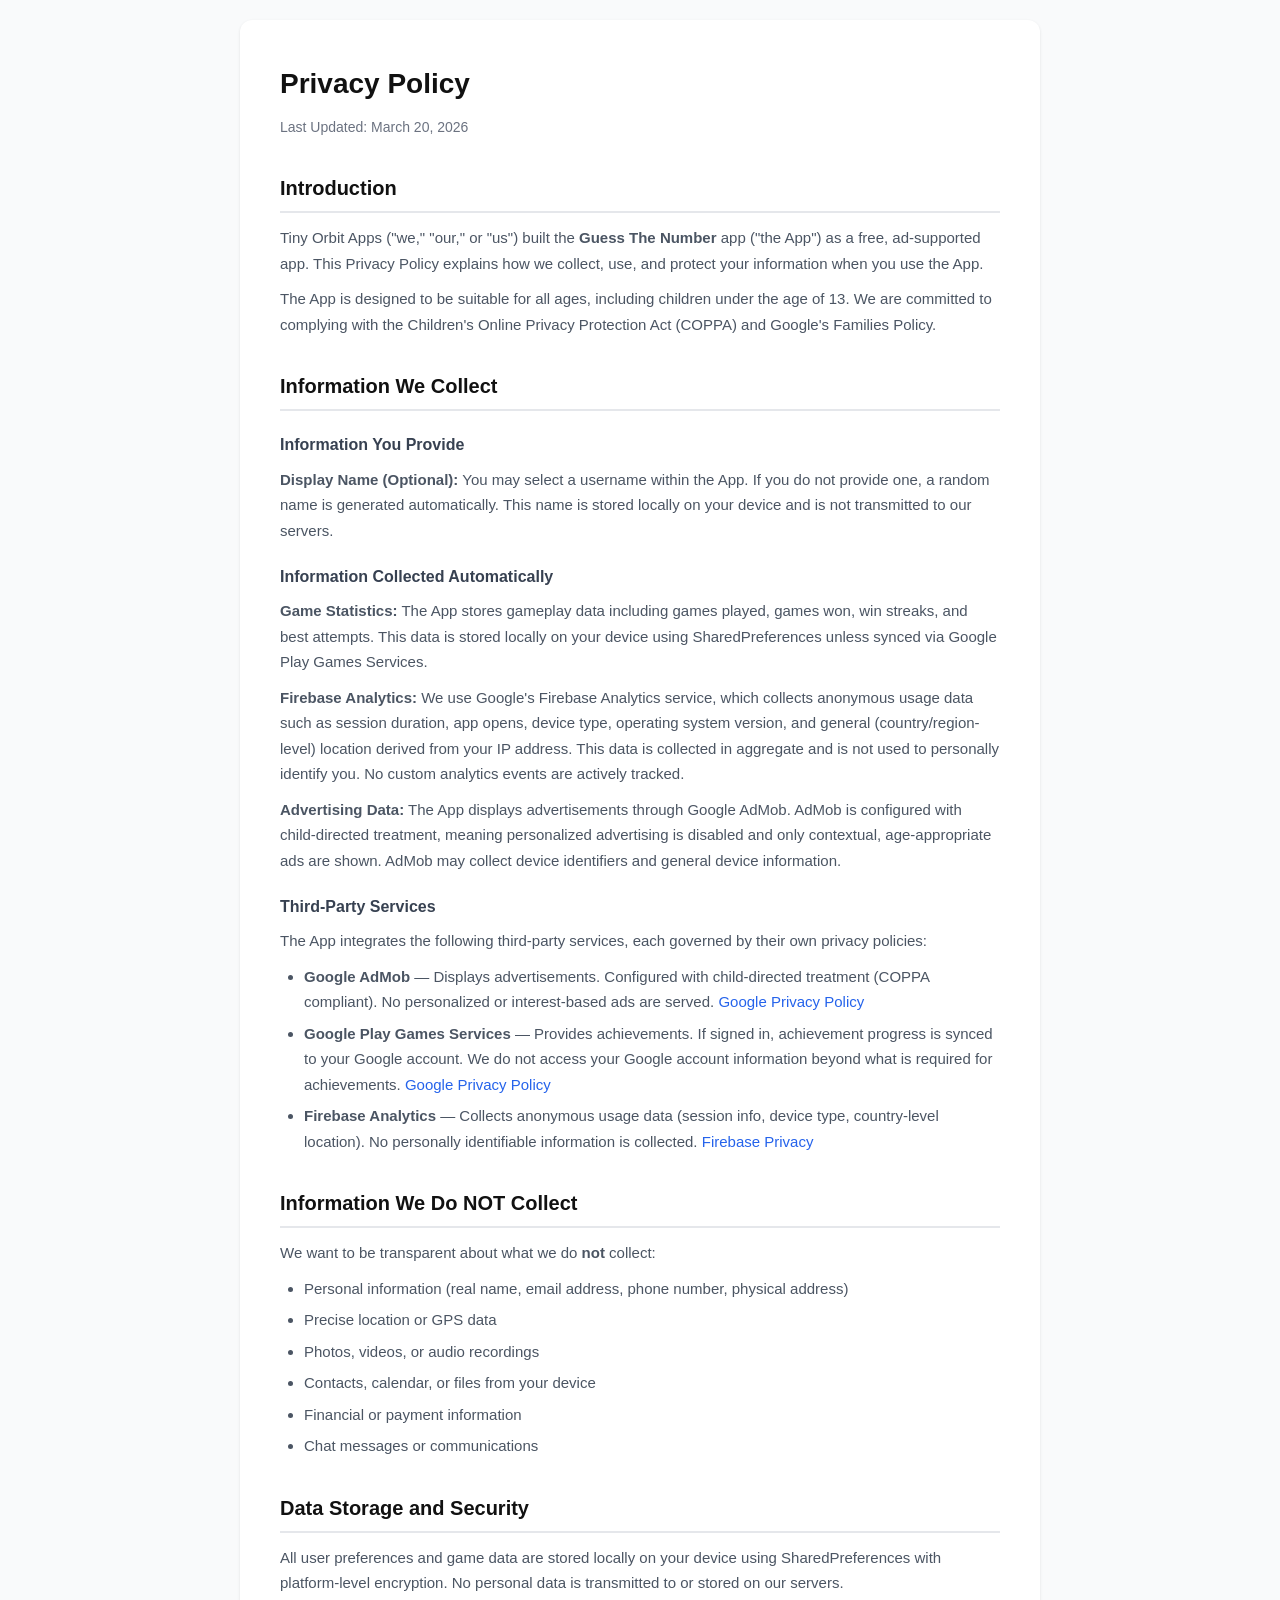
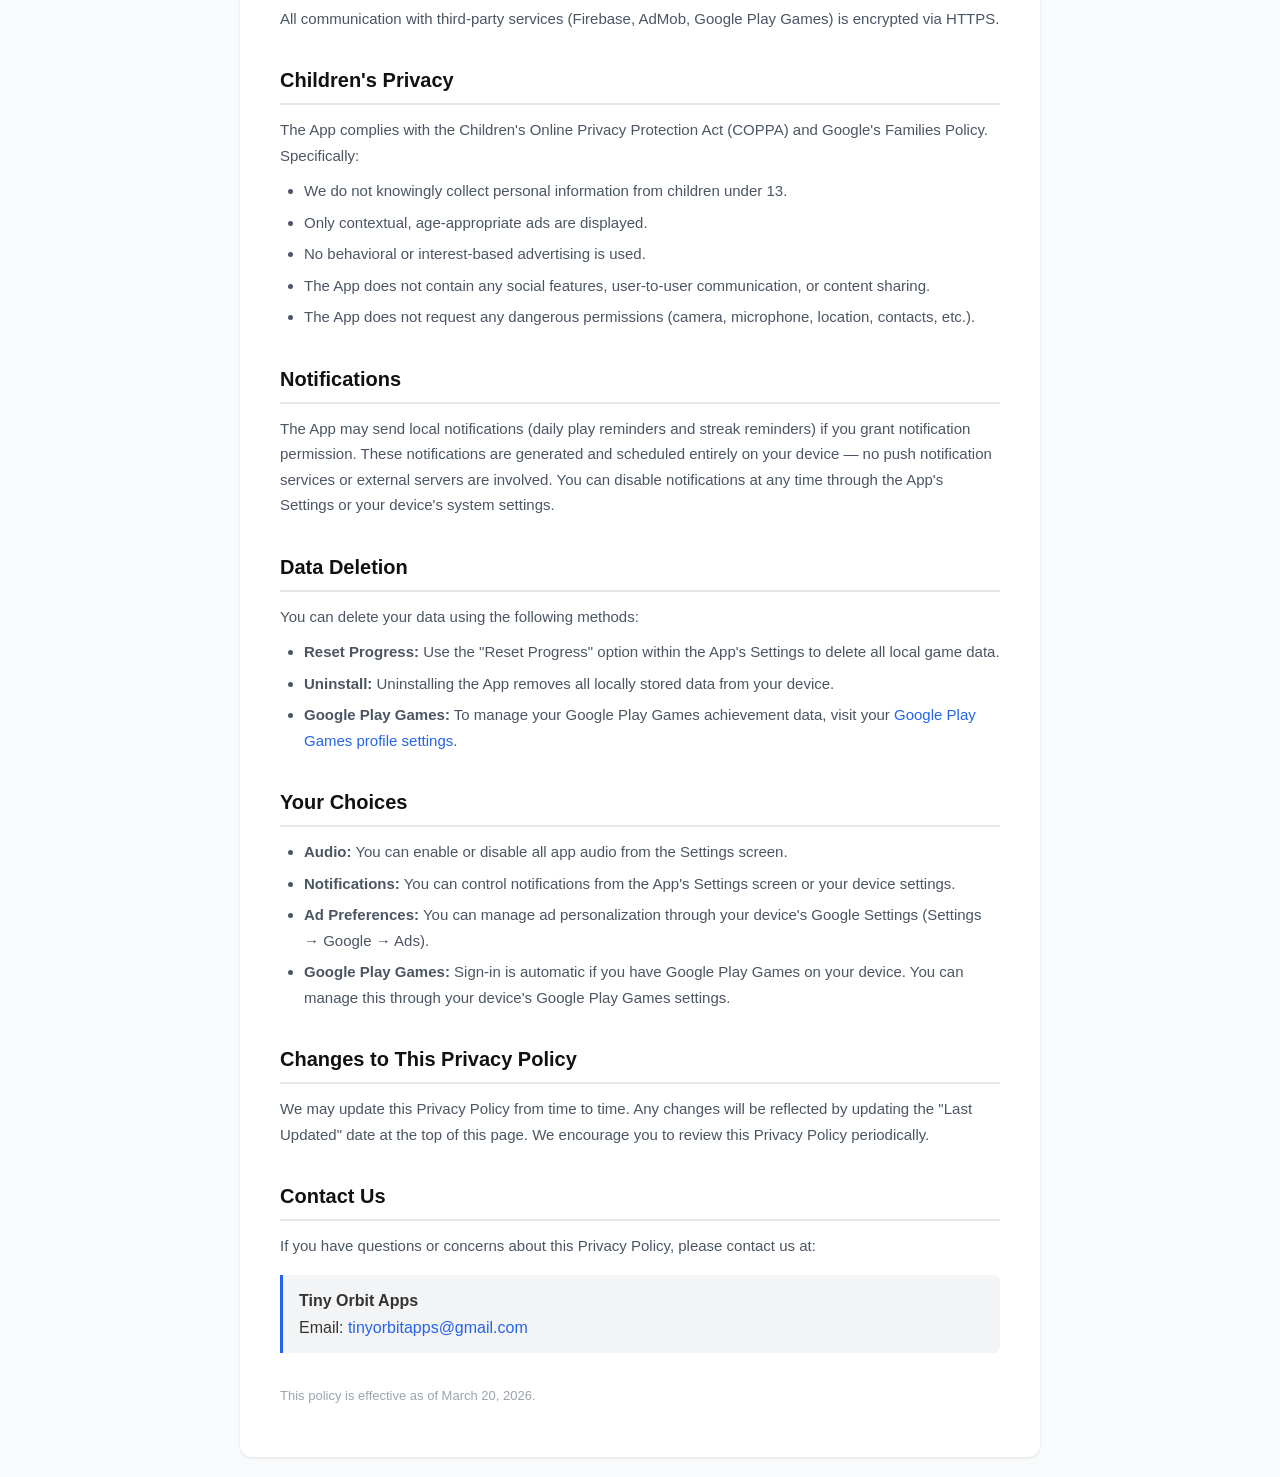
<file: 2048.html>
<!doctype html>
<html lang="en">
  <head>
    <meta charset="UTF-8" />
    <meta name="viewport" content="width=device-width, initial-scale=1.0" />
    <title>Privacy Policy - Guess The Number</title>
    <style>
      * {
        margin: 0;
        padding: 0;
        box-sizing: border-box;
      }
      body {
        font-family:
          -apple-system, BlinkMacSystemFont, "Segoe UI", Roboto, Oxygen,
          sans-serif;
        line-height: 1.7;
        color: #333;
        background: #f9fafb;
        padding: 20px;
      }
      .container {
        max-width: 800px;
        margin: 0 auto;
        background: #fff;
        padding: 40px;
        border-radius: 12px;
        box-shadow: 0 1px 3px rgba(0, 0, 0, 0.1);
      }
      h1 {
        font-size: 28px;
        color: #111;
        margin-bottom: 8px;
      }
      h2 {
        font-size: 20px;
        color: #111;
        margin-top: 32px;
        margin-bottom: 12px;
        padding-bottom: 6px;
        border-bottom: 2px solid #e5e7eb;
      }
      h3 {
        font-size: 16px;
        color: #374151;
        margin-top: 20px;
        margin-bottom: 8px;
      }
      p,
      li {
        font-size: 15px;
        color: #4b5563;
        margin-bottom: 10px;
      }
      ul {
        padding-left: 24px;
        margin-bottom: 12px;
      }
      li {
        margin-bottom: 6px;
      }
      .effective-date {
        color: #6b7280;
        font-size: 14px;
        margin-bottom: 24px;
      }
      a {
        color: #2563eb;
        text-decoration: none;
      }
      a:hover {
        text-decoration: underline;
      }
      .highlight {
        background: #f3f4f6;
        border-left: 3px solid #2563eb;
        padding: 12px 16px;
        margin: 16px 0;
        border-radius: 0 6px 6px 0;
      }
    </style>
  </head>
  <body>
    <div class="container">
      <h1>Privacy Policy</h1>
      <p class="effective-date">Last Updated: March 20, 2026</p>

      <h2>Introduction</h2>

      <p>
        Tiny Orbit Apps ("we," "our," or "us") built the
        <strong>Guess The Number</strong> app ("the App") as a free,
        ad-supported app. This Privacy Policy explains how we collect, use, and
        protect your information when you use the App.
      </p>

      <p>
        The App is designed to be suitable for all ages, including children
        under the age of 13. We are committed to complying with the Children's
        Online Privacy Protection Act (COPPA) and Google's Families Policy.
      </p>

      <h2>Information We Collect</h2>

      <h3>Information You Provide</h3>

      <p>
        <strong>Display Name (Optional):</strong> You may select a username
        within the App. If you do not provide one, a random name is generated
        automatically. This name is stored locally on your device and is not
        transmitted to our servers.
      </p>

      <h3>Information Collected Automatically</h3>

      <p>
        <strong>Game Statistics:</strong> The App stores gameplay data including
        games played, games won, win streaks, and best attempts. This data is
        stored locally on your device using SharedPreferences unless synced via
        Google Play Games Services.
      </p>

      <p>
        <strong>Firebase Analytics:</strong> We use Google's Firebase Analytics
        service, which collects anonymous usage data such as session duration,
        app opens, device type, operating system version, and general
        (country/region-level) location derived from your IP address. This data
        is collected in aggregate and is not used to personally identify you. No
        custom analytics events are actively tracked.
      </p>

      <p>
        <strong>Advertising Data:</strong> The App displays advertisements
        through Google AdMob. AdMob is configured with child-directed treatment,
        meaning personalized advertising is disabled and only contextual,
        age-appropriate ads are shown. AdMob may collect device identifiers and
        general device information.
      </p>

      <h3>Third-Party Services</h3>

      <p>
        The App integrates the following third-party services, each governed by
        their own privacy policies:
      </p>

      <ul>
        <li>
          <strong>Google AdMob</strong> &mdash; Displays advertisements.
          Configured with child-directed treatment (COPPA compliant). No
          personalized or interest-based ads are served.
          <a href="https://policies.google.com/privacy" target="_blank"
            >Google Privacy Policy</a
          >
        </li>
        <li>
          <strong>Google Play Games Services</strong> &mdash; Provides
          achievements. If signed in, achievement progress is synced to your
          Google account. We do not access your Google account information
          beyond what is required for achievements.
          <a href="https://policies.google.com/privacy" target="_blank"
            >Google Privacy Policy</a
          >
        </li>
        <li>
          <strong>Firebase Analytics</strong> &mdash; Collects anonymous usage
          data (session info, device type, country-level location). No
          personally identifiable information is collected.
          <a href="https://firebase.google.com/support/privacy" target="_blank"
            >Firebase Privacy</a
          >
        </li>
      </ul>

      <h2>Information We Do NOT Collect</h2>

      <p>
        We want to be transparent about what we do <strong>not</strong> collect:
      </p>

      <ul>
        <li>
          Personal information (real name, email address, phone number, physical
          address)
        </li>
        <li>Precise location or GPS data</li>
        <li>Photos, videos, or audio recordings</li>
        <li>Contacts, calendar, or files from your device</li>
        <li>Financial or payment information</li>
        <li>Chat messages or communications</li>
      </ul>

      <h2>Data Storage and Security</h2>

      <p>
        All user preferences and game data are stored locally on your device
        using SharedPreferences with platform-level encryption. No personal data
        is transmitted to or stored on our servers.
      </p>

      <p>
        All communication with third-party services (Firebase, AdMob, Google
        Play Games) is encrypted via HTTPS.
      </p>

      <h2>Children's Privacy</h2>

      <p>
        The App complies with the Children's Online Privacy Protection Act
        (COPPA) and Google's Families Policy. Specifically:
      </p>

      <ul>
        <li>
          We do not knowingly collect personal information from children under
          13.
        </li>
        <li>Only contextual, age-appropriate ads are displayed.</li>
        <li>No behavioral or interest-based advertising is used.</li>
        <li>
          The App does not contain any social features, user-to-user
          communication, or content sharing.
        </li>
        <li>
          The App does not request any dangerous permissions (camera,
          microphone, location, contacts, etc.).
        </li>
      </ul>

      <h2>Notifications</h2>

      <p>
        The App may send local notifications (daily play reminders and streak
        reminders) if you grant notification permission. These notifications are
        generated and scheduled entirely on your device &mdash; no push
        notification services or external servers are involved. You can disable
        notifications at any time through the App's Settings or your device's
        system settings.
      </p>

      <h2>Data Deletion</h2>

      <p>You can delete your data using the following methods:</p>

      <ul>
        <li>
          <strong>Reset Progress:</strong> Use the "Reset Progress" option
          within the App's Settings to delete all local game data.
        </li>
        <li>
          <strong>Uninstall:</strong> Uninstalling the App removes all locally
          stored data from your device.
        </li>
        <li>
          <strong>Google Play Games:</strong> To manage your Google Play Games
          achievement data, visit your
          <a href="https://play.google.com/games/profile" target="_blank"
            >Google Play Games profile settings</a
          >.
        </li>
      </ul>

      <h2>Your Choices</h2>

      <ul>
        <li>
          <strong>Audio:</strong> You can enable or disable all app audio from
          the Settings screen.
        </li>
        <li>
          <strong>Notifications:</strong> You can control notifications from the
          App's Settings screen or your device settings.
        </li>
        <li>
          <strong>Ad Preferences:</strong> You can manage ad personalization
          through your device's Google Settings (Settings &rarr; Google &rarr;
          Ads).
        </li>
        <li>
          <strong>Google Play Games:</strong> Sign-in is automatic if you have
          Google Play Games on your device. You can manage this through your
          device's Google Play Games settings.
        </li>
      </ul>

      <h2>Changes to This Privacy Policy</h2>

      <p>
        We may update this Privacy Policy from time to time. Any changes will be
        reflected by updating the "Last Updated" date at the top of this page.
        We encourage you to review this Privacy Policy periodically.
      </p>

      <h2>Contact Us</h2>

      <p>
        If you have questions or concerns about this Privacy Policy, please
        contact us at:
      </p>

      <div class="highlight">
        <strong>Tiny Orbit Apps</strong><br />
        Email:
        <a href="mailto:tinyorbitapps@gmail.com">tinyorbitapps@gmail.com</a>
      </div>

      <p style="margin-top: 32px; color: #9ca3af; font-size: 13px">
        This policy is effective as of March 20, 2026.
      </p>
    </div>
  </body>
</html>
</file>
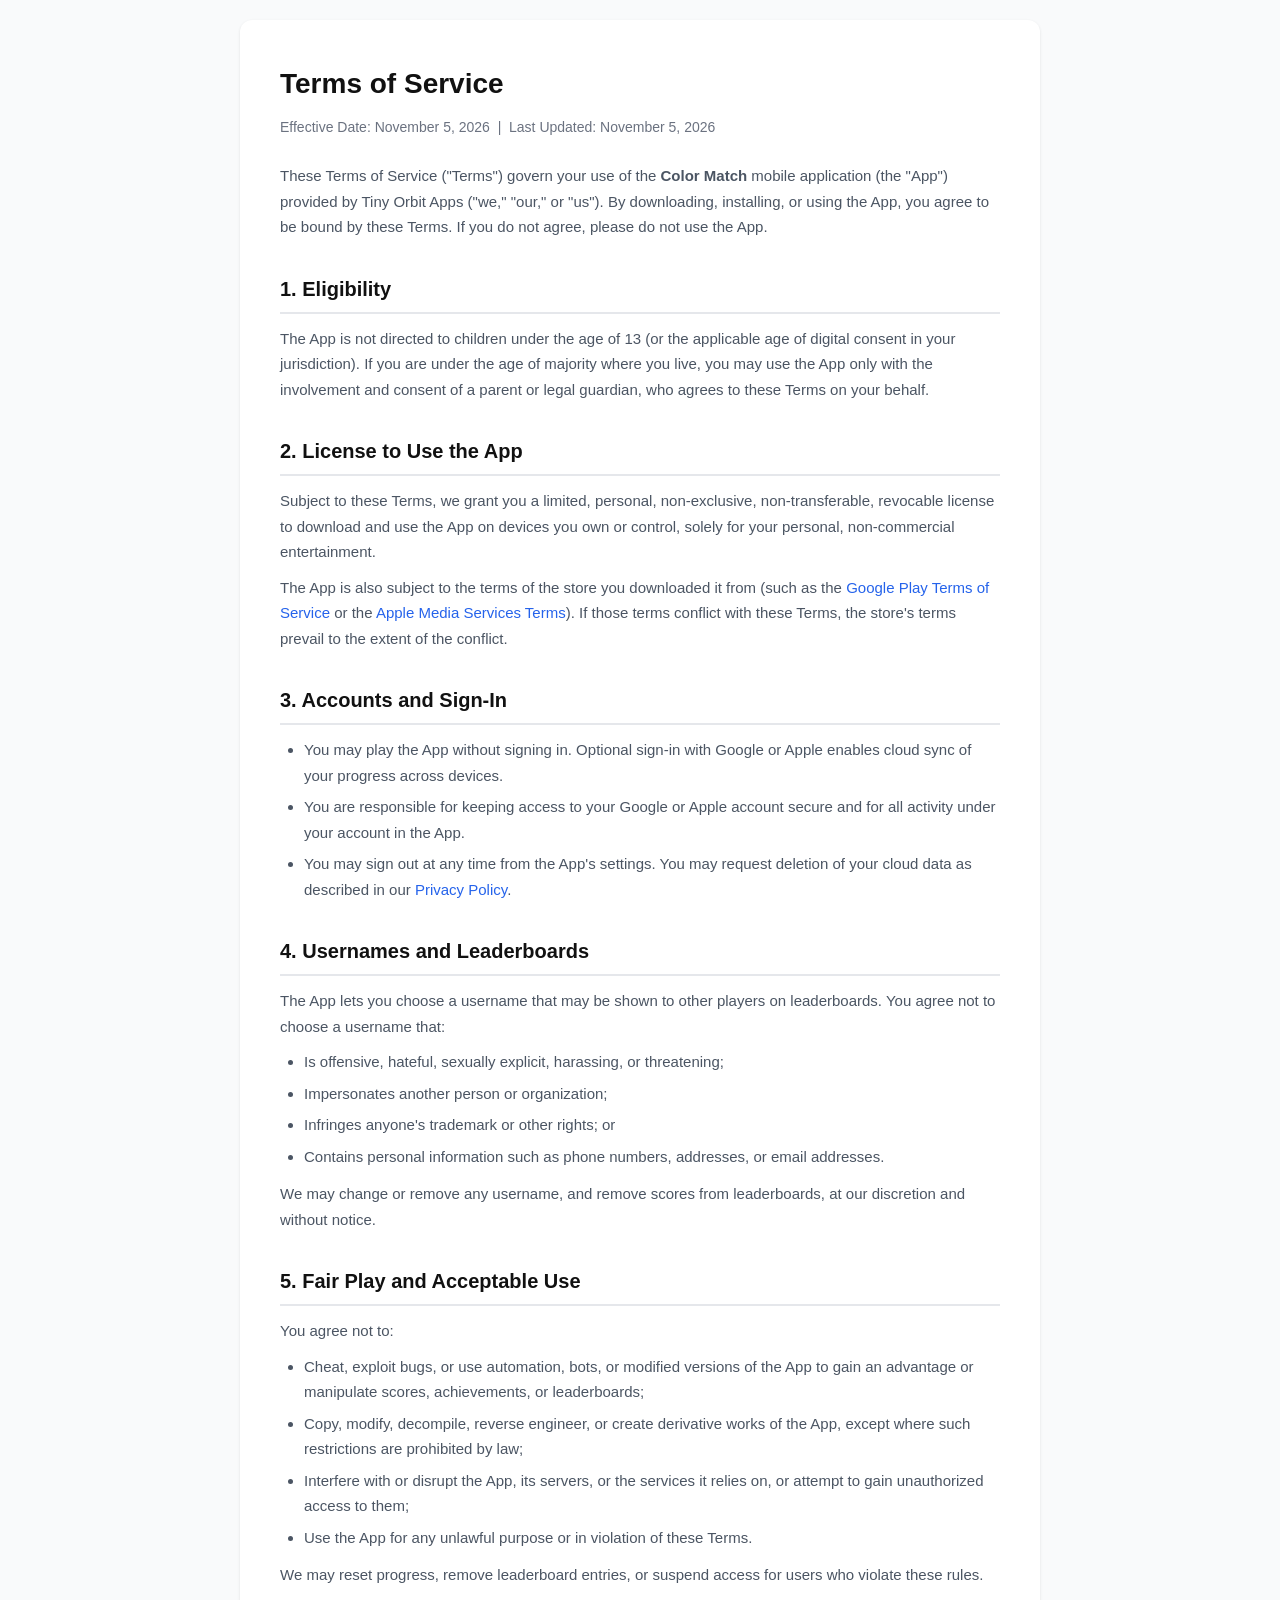
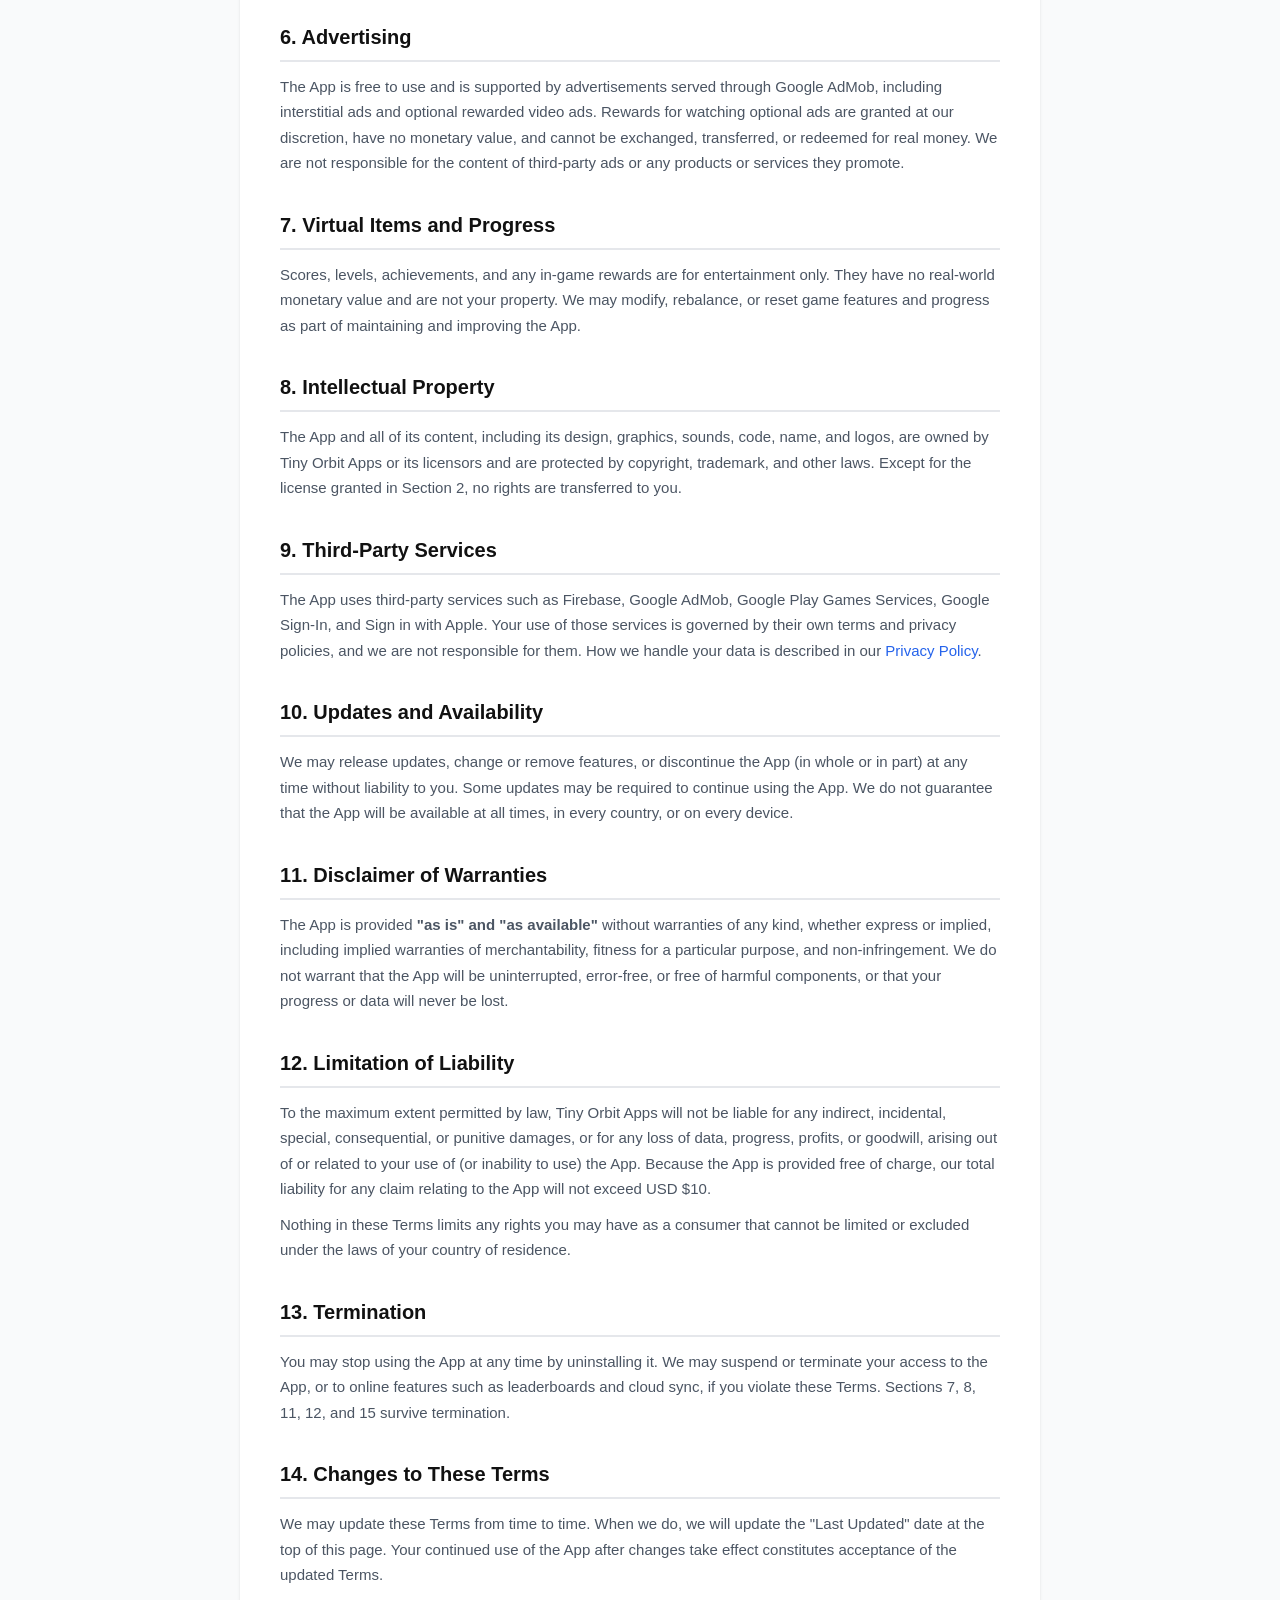
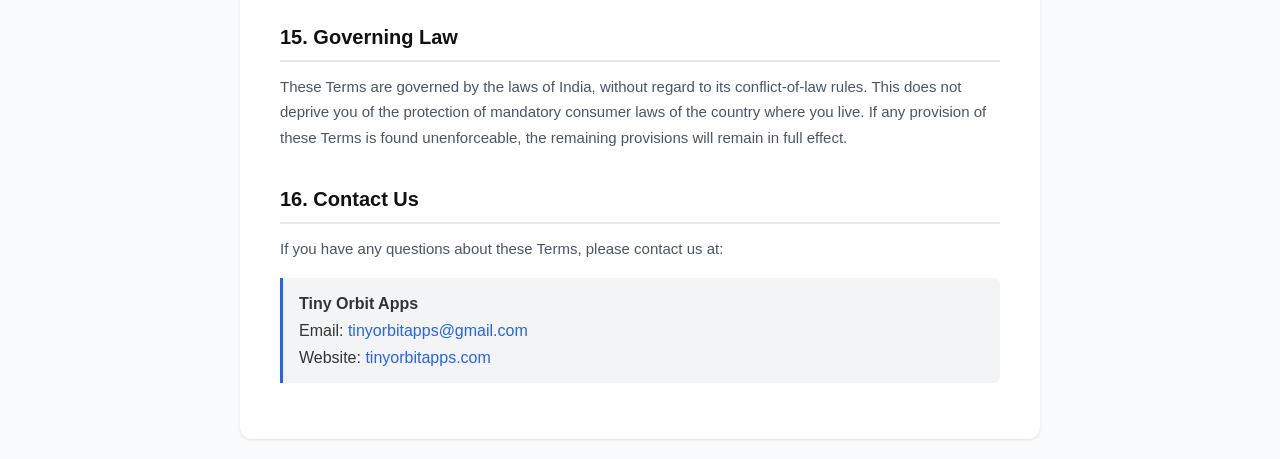
<file: color-match-terms.html>
<!DOCTYPE html>
<html lang="en">
<head>
    <meta charset="UTF-8">
    <meta name="viewport" content="width=device-width, initial-scale=1.0">
    <title>Terms of Service - Color Match</title>
    <style>
        * { margin: 0; padding: 0; box-sizing: border-box; }
        body {
            font-family: -apple-system, BlinkMacSystemFont, 'Segoe UI', Roboto, Oxygen, sans-serif;
            line-height: 1.7;
            color: #333;
            background: #f9fafb;
            padding: 20px;
        }
        .container {
            max-width: 800px;
            margin: 0 auto;
            background: #fff;
            padding: 40px;
            border-radius: 12px;
            box-shadow: 0 1px 3px rgba(0,0,0,0.1);
        }
        h1 {
            font-size: 28px;
            color: #111;
            margin-bottom: 8px;
        }
        h2 {
            font-size: 20px;
            color: #111;
            margin-top: 32px;
            margin-bottom: 12px;
            padding-bottom: 6px;
            border-bottom: 2px solid #e5e7eb;
        }
        p, li {
            font-size: 15px;
            color: #4b5563;
            margin-bottom: 10px;
        }
        ul {
            padding-left: 24px;
            margin-bottom: 12px;
        }
        li { margin-bottom: 6px; }
        .effective-date {
            color: #6b7280;
            font-size: 14px;
            margin-bottom: 24px;
        }
        a { color: #2563eb; text-decoration: none; }
        a:hover { text-decoration: underline; }
        .highlight {
            background: #f3f4f6;
            border-left: 3px solid #2563eb;
            padding: 12px 16px;
            margin: 16px 0;
            border-radius: 0 6px 6px 0;
        }
        @media (max-width: 600px) {
            body { padding: 12px; }
            .container { padding: 24px 16px; }
        }
    </style>
</head>
<body>
<div class="container">

<h1>Terms of Service</h1>
<p class="effective-date">Effective Date: November 5, 2026 &nbsp;|&nbsp; Last Updated: November 5, 2026</p>

<p>These Terms of Service ("Terms") govern your use of the <strong>Color Match</strong> mobile application (the "App") provided by Tiny Orbit Apps ("we," "our," or "us"). By downloading, installing, or using the App, you agree to be bound by these Terms. If you do not agree, please do not use the App.</p>

<h2>1. Eligibility</h2>
<p>The App is not directed to children under the age of 13 (or the applicable age of digital consent in your jurisdiction). If you are under the age of majority where you live, you may use the App only with the involvement and consent of a parent or legal guardian, who agrees to these Terms on your behalf.</p>

<h2>2. License to Use the App</h2>
<p>Subject to these Terms, we grant you a limited, personal, non-exclusive, non-transferable, revocable license to download and use the App on devices you own or control, solely for your personal, non-commercial entertainment.</p>
<p>The App is also subject to the terms of the store you downloaded it from (such as the <a href="https://play.google.com/about/play-terms/" target="_blank">Google Play Terms of Service</a> or the <a href="https://www.apple.com/legal/internet-services/itunes/" target="_blank">Apple Media Services Terms</a>). If those terms conflict with these Terms, the store's terms prevail to the extent of the conflict.</p>

<h2>3. Accounts and Sign-In</h2>
<ul>
    <li>You may play the App without signing in. Optional sign-in with Google or Apple enables cloud sync of your progress across devices.</li>
    <li>You are responsible for keeping access to your Google or Apple account secure and for all activity under your account in the App.</li>
    <li>You may sign out at any time from the App's settings. You may request deletion of your cloud data as described in our <a href="color-match.html">Privacy Policy</a>.</li>
</ul>

<h2>4. Usernames and Leaderboards</h2>
<p>The App lets you choose a username that may be shown to other players on leaderboards. You agree not to choose a username that:</p>
<ul>
    <li>Is offensive, hateful, sexually explicit, harassing, or threatening;</li>
    <li>Impersonates another person or organization;</li>
    <li>Infringes anyone's trademark or other rights; or</li>
    <li>Contains personal information such as phone numbers, addresses, or email addresses.</li>
</ul>
<p>We may change or remove any username, and remove scores from leaderboards, at our discretion and without notice.</p>

<h2>5. Fair Play and Acceptable Use</h2>
<p>You agree not to:</p>
<ul>
    <li>Cheat, exploit bugs, or use automation, bots, or modified versions of the App to gain an advantage or manipulate scores, achievements, or leaderboards;</li>
    <li>Copy, modify, decompile, reverse engineer, or create derivative works of the App, except where such restrictions are prohibited by law;</li>
    <li>Interfere with or disrupt the App, its servers, or the services it relies on, or attempt to gain unauthorized access to them;</li>
    <li>Use the App for any unlawful purpose or in violation of these Terms.</li>
</ul>
<p>We may reset progress, remove leaderboard entries, or suspend access for users who violate these rules.</p>

<h2>6. Advertising</h2>
<p>The App is free to use and is supported by advertisements served through Google AdMob, including interstitial ads and optional rewarded video ads. Rewards for watching optional ads are granted at our discretion, have no monetary value, and cannot be exchanged, transferred, or redeemed for real money. We are not responsible for the content of third-party ads or any products or services they promote.</p>

<h2>7. Virtual Items and Progress</h2>
<p>Scores, levels, achievements, and any in-game rewards are for entertainment only. They have no real-world monetary value and are not your property. We may modify, rebalance, or reset game features and progress as part of maintaining and improving the App.</p>

<h2>8. Intellectual Property</h2>
<p>The App and all of its content, including its design, graphics, sounds, code, name, and logos, are owned by Tiny Orbit Apps or its licensors and are protected by copyright, trademark, and other laws. Except for the license granted in Section 2, no rights are transferred to you.</p>

<h2>9. Third-Party Services</h2>
<p>The App uses third-party services such as Firebase, Google AdMob, Google Play Games Services, Google Sign-In, and Sign in with Apple. Your use of those services is governed by their own terms and privacy policies, and we are not responsible for them. How we handle your data is described in our <a href="color-match.html">Privacy Policy</a>.</p>

<h2>10. Updates and Availability</h2>
<p>We may release updates, change or remove features, or discontinue the App (in whole or in part) at any time without liability to you. Some updates may be required to continue using the App. We do not guarantee that the App will be available at all times, in every country, or on every device.</p>

<h2>11. Disclaimer of Warranties</h2>
<p>The App is provided <strong>"as is" and "as available"</strong> without warranties of any kind, whether express or implied, including implied warranties of merchantability, fitness for a particular purpose, and non-infringement. We do not warrant that the App will be uninterrupted, error-free, or free of harmful components, or that your progress or data will never be lost.</p>

<h2>12. Limitation of Liability</h2>
<p>To the maximum extent permitted by law, Tiny Orbit Apps will not be liable for any indirect, incidental, special, consequential, or punitive damages, or for any loss of data, progress, profits, or goodwill, arising out of or related to your use of (or inability to use) the App. Because the App is provided free of charge, our total liability for any claim relating to the App will not exceed USD $10.</p>
<p>Nothing in these Terms limits any rights you may have as a consumer that cannot be limited or excluded under the laws of your country of residence.</p>

<h2>13. Termination</h2>
<p>You may stop using the App at any time by uninstalling it. We may suspend or terminate your access to the App, or to online features such as leaderboards and cloud sync, if you violate these Terms. Sections 7, 8, 11, 12, and 15 survive termination.</p>

<h2>14. Changes to These Terms</h2>
<p>We may update these Terms from time to time. When we do, we will update the "Last Updated" date at the top of this page. Your continued use of the App after changes take effect constitutes acceptance of the updated Terms.</p>

<h2>15. Governing Law</h2>
<p>These Terms are governed by the laws of India, without regard to its conflict-of-law rules. This does not deprive you of the protection of mandatory consumer laws of the country where you live. If any provision of these Terms is found unenforceable, the remaining provisions will remain in full effect.</p>

<h2>16. Contact Us</h2>
<p>If you have any questions about these Terms, please contact us at:</p>

<div class="highlight">
    <strong>Tiny Orbit Apps</strong><br>
    Email: <a href="mailto:tinyorbitapps@gmail.com">tinyorbitapps@gmail.com</a><br>
    Website: <a href="https://tinyorbitapps.com/">tinyorbitapps.com</a>
</div>

</div>
</body>
</html>
</file>
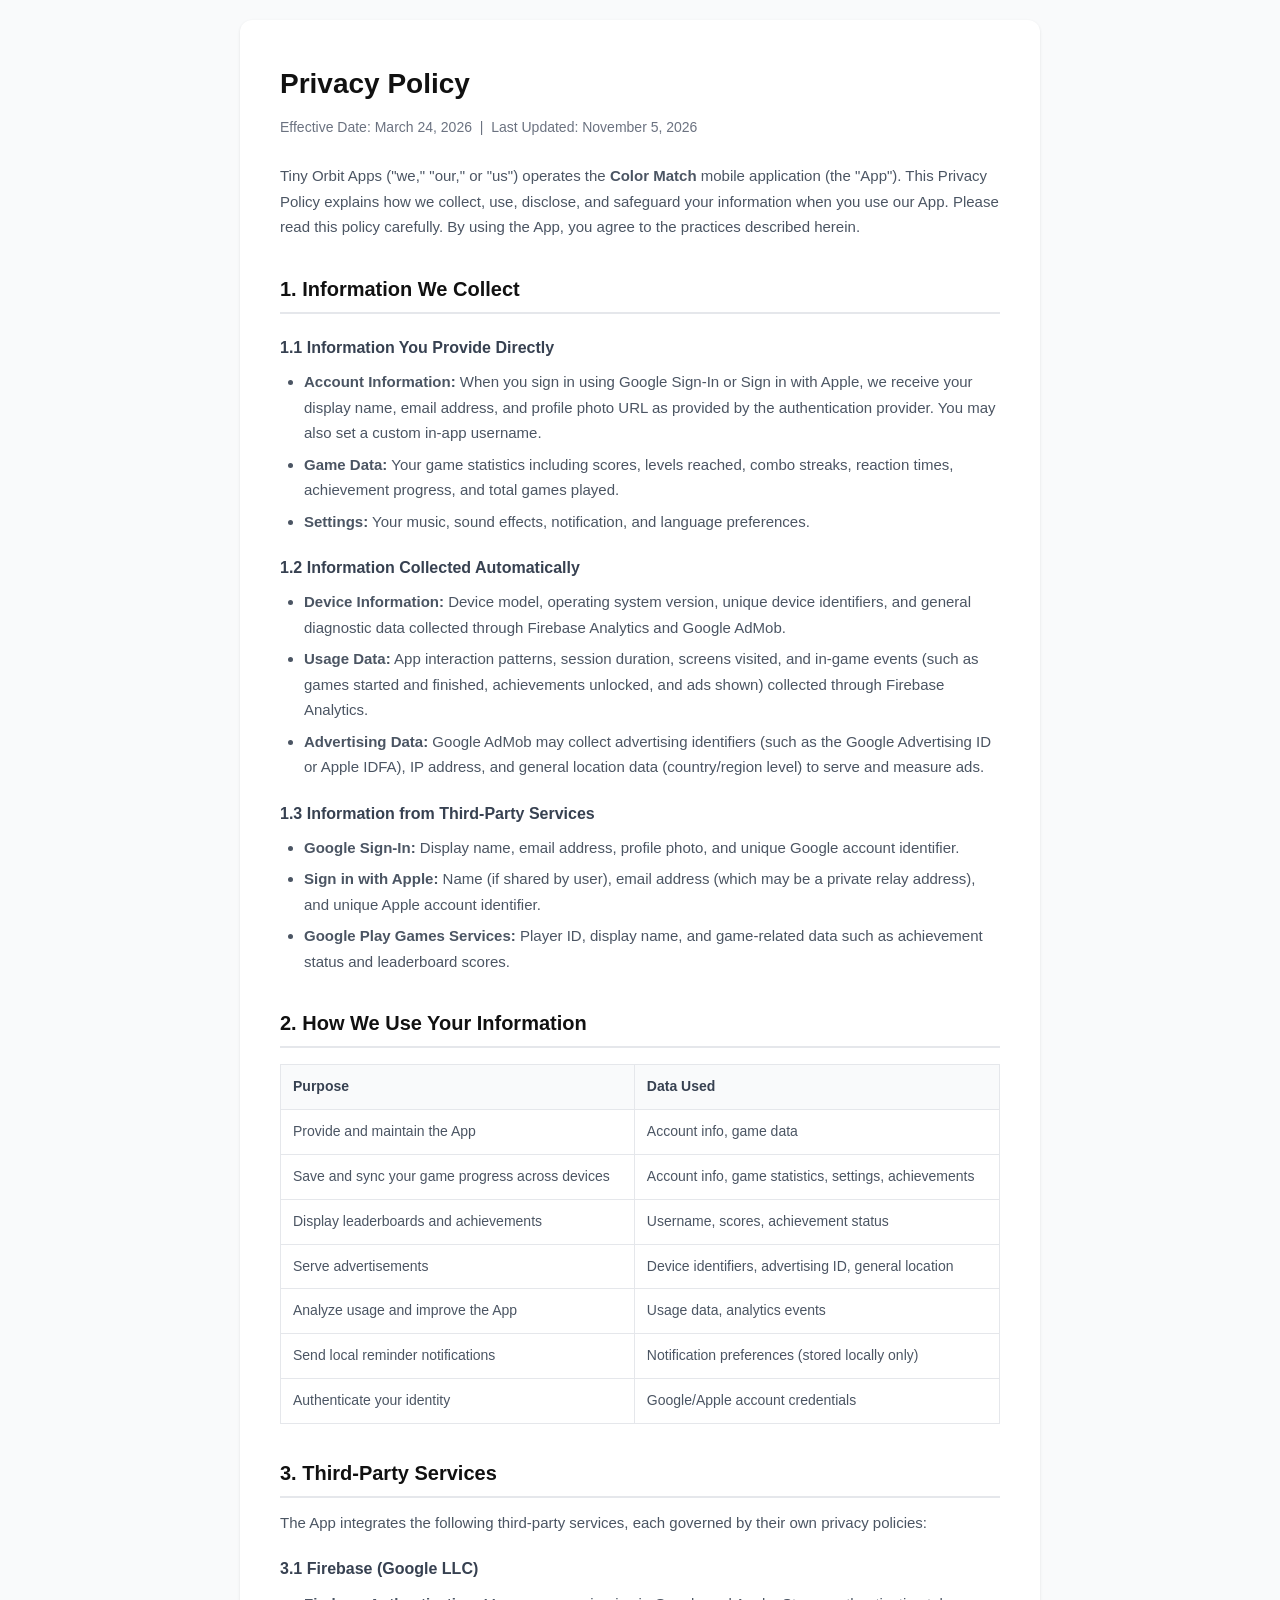
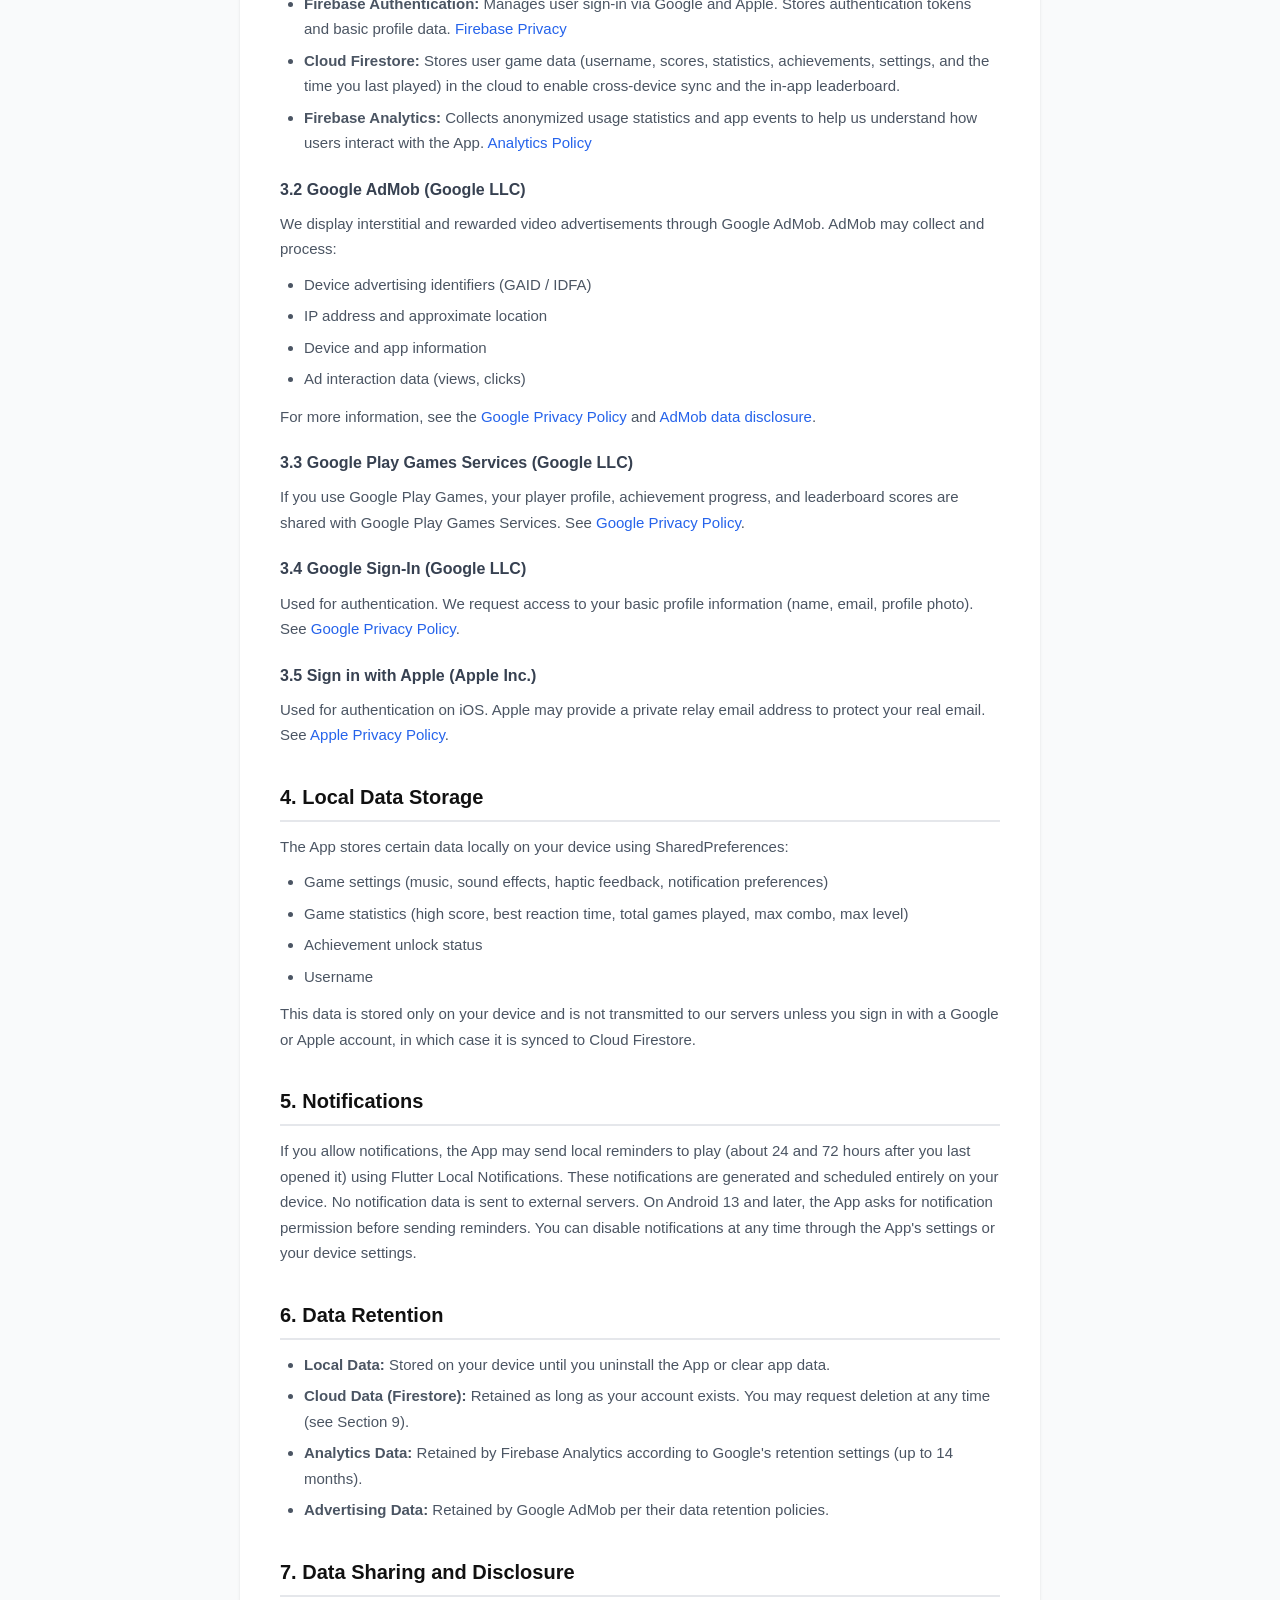
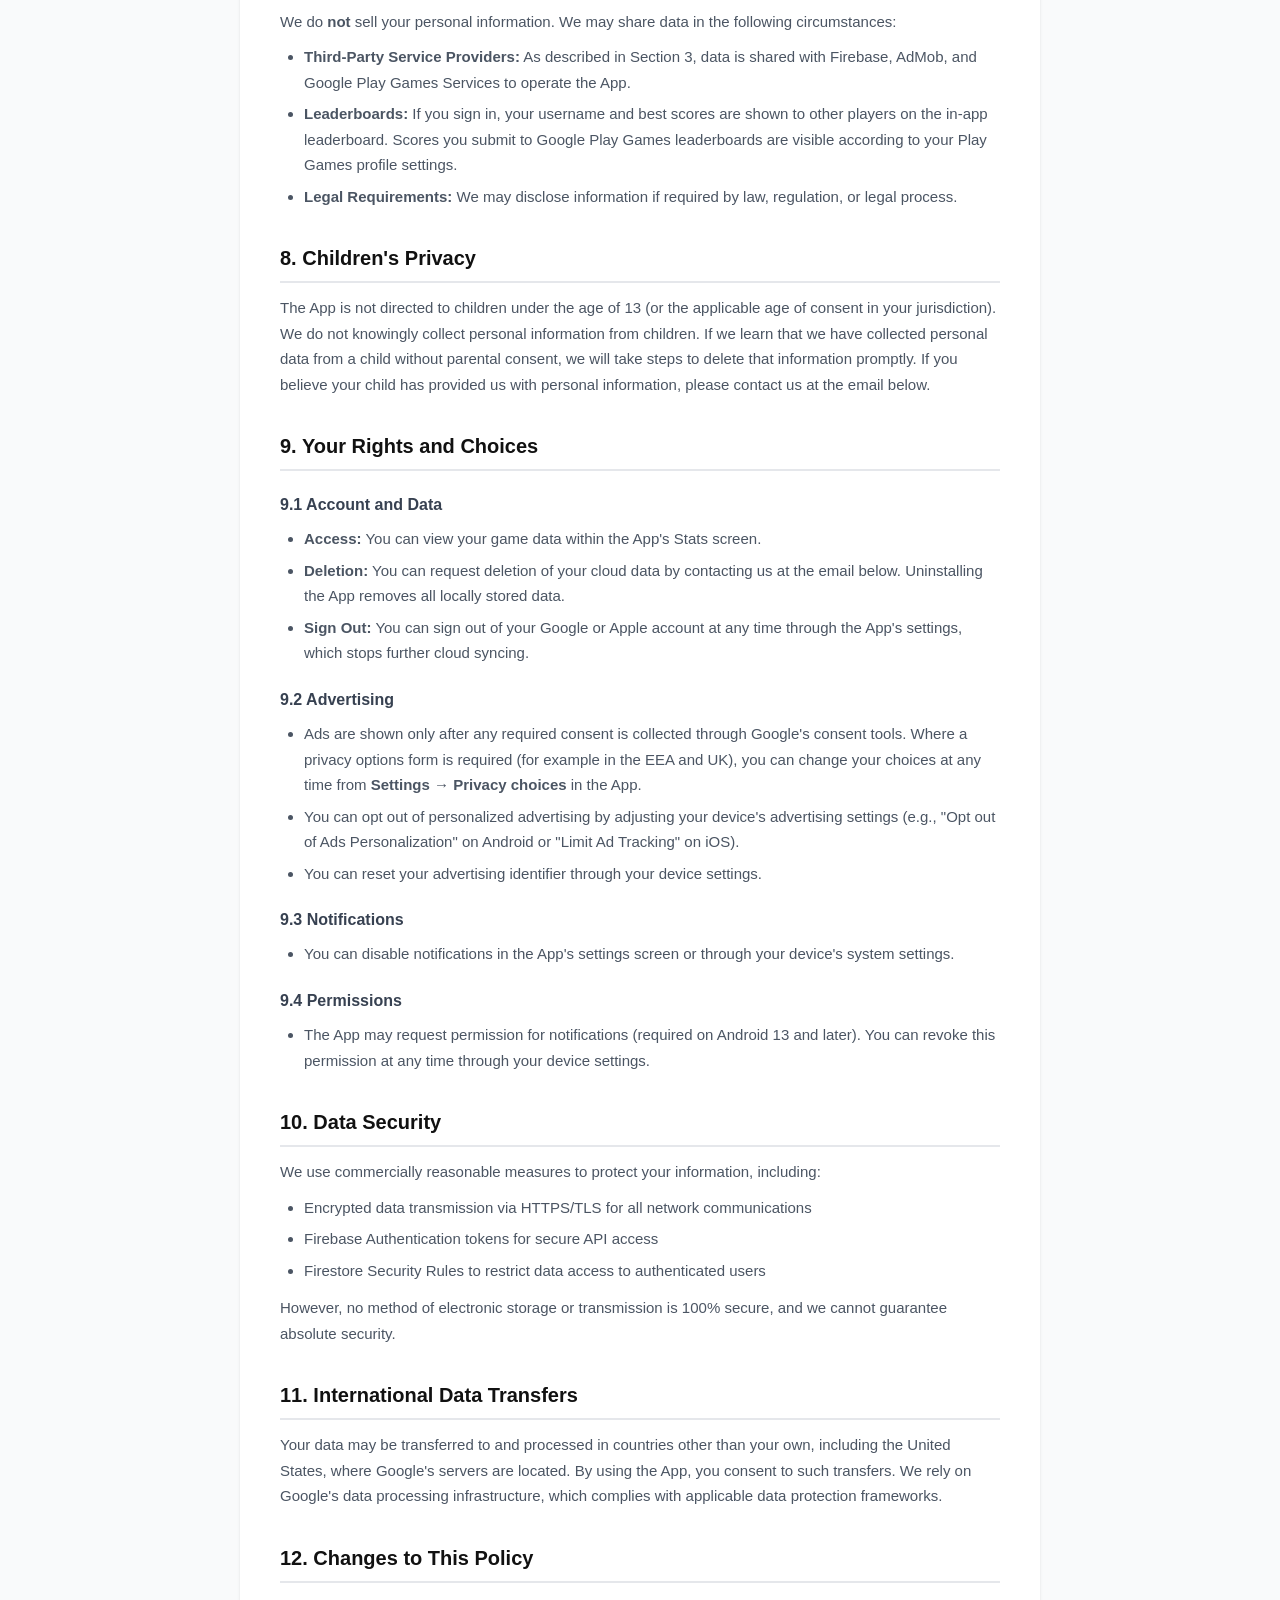
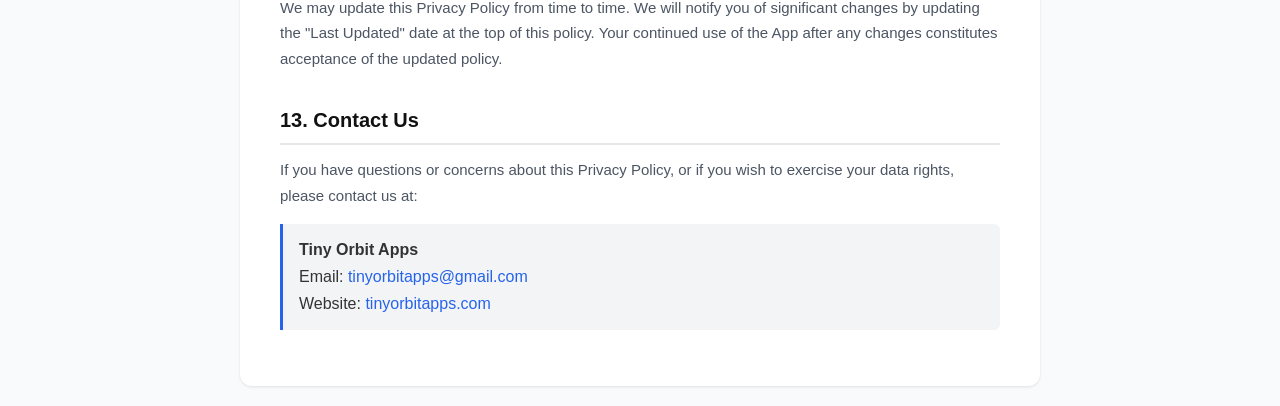
<file: color-match.html>
<!DOCTYPE html>
<html lang="en">
<head>
    <meta charset="UTF-8">
    <meta name="viewport" content="width=device-width, initial-scale=1.0">
    <title>Privacy Policy - Color Match</title>
    <style>
        * { margin: 0; padding: 0; box-sizing: border-box; }
        body {
            font-family: -apple-system, BlinkMacSystemFont, 'Segoe UI', Roboto, Oxygen, sans-serif;
            line-height: 1.7;
            color: #333;
            background: #f9fafb;
            padding: 20px;
        }
        .container {
            max-width: 800px;
            margin: 0 auto;
            background: #fff;
            padding: 40px;
            border-radius: 12px;
            box-shadow: 0 1px 3px rgba(0,0,0,0.1);
        }
        h1 {
            font-size: 28px;
            color: #111;
            margin-bottom: 8px;
        }
        h2 {
            font-size: 20px;
            color: #111;
            margin-top: 32px;
            margin-bottom: 12px;
            padding-bottom: 6px;
            border-bottom: 2px solid #e5e7eb;
        }
        h3 {
            font-size: 16px;
            color: #374151;
            margin-top: 20px;
            margin-bottom: 8px;
        }
        p, li {
            font-size: 15px;
            color: #4b5563;
            margin-bottom: 10px;
        }
        ul {
            padding-left: 24px;
            margin-bottom: 12px;
        }
        li { margin-bottom: 6px; }
        .effective-date {
            color: #6b7280;
            font-size: 14px;
            margin-bottom: 24px;
        }
        a { color: #2563eb; text-decoration: none; }
        a:hover { text-decoration: underline; }
        .highlight {
            background: #f3f4f6;
            border-left: 3px solid #2563eb;
            padding: 12px 16px;
            margin: 16px 0;
            border-radius: 0 6px 6px 0;
        }
        table {
            width: 100%;
            border-collapse: collapse;
            margin: 16px 0;
            font-size: 14px;
        }
        th, td {
            text-align: left;
            padding: 10px 12px;
            border: 1px solid #e5e7eb;
        }
        th {
            background: #f9fafb;
            font-weight: 600;
            color: #374151;
        }
        td { color: #4b5563; }
    </style>
</head>
<body>
<div class="container">

<h1>Privacy Policy</h1>
<p class="effective-date">Effective Date: March 24, 2026 &nbsp;|&nbsp; Last Updated: November 5, 2026</p>

<p>Tiny Orbit Apps ("we," "our," or "us") operates the <strong>Color Match</strong> mobile application (the "App"). This Privacy Policy explains how we collect, use, disclose, and safeguard your information when you use our App. Please read this policy carefully. By using the App, you agree to the practices described herein.</p>

<h2>1. Information We Collect</h2>

<h3>1.1 Information You Provide Directly</h3>
<ul>
    <li><strong>Account Information:</strong> When you sign in using Google Sign-In or Sign in with Apple, we receive your display name, email address, and profile photo URL as provided by the authentication provider. You may also set a custom in-app username.</li>
    <li><strong>Game Data:</strong> Your game statistics including scores, levels reached, combo streaks, reaction times, achievement progress, and total games played.</li>
    <li><strong>Settings:</strong> Your music, sound effects, notification, and language preferences.</li>
</ul>

<h3>1.2 Information Collected Automatically</h3>
<ul>
    <li><strong>Device Information:</strong> Device model, operating system version, unique device identifiers, and general diagnostic data collected through Firebase Analytics and Google AdMob.</li>
    <li><strong>Usage Data:</strong> App interaction patterns, session duration, screens visited, and in-game events (such as games started and finished, achievements unlocked, and ads shown) collected through Firebase Analytics.</li>
    <li><strong>Advertising Data:</strong> Google AdMob may collect advertising identifiers (such as the Google Advertising ID or Apple IDFA), IP address, and general location data (country/region level) to serve and measure ads.</li>
</ul>

<h3>1.3 Information from Third-Party Services</h3>
<ul>
    <li><strong>Google Sign-In:</strong> Display name, email address, profile photo, and unique Google account identifier.</li>
    <li><strong>Sign in with Apple:</strong> Name (if shared by user), email address (which may be a private relay address), and unique Apple account identifier.</li>
    <li><strong>Google Play Games Services:</strong> Player ID, display name, and game-related data such as achievement status and leaderboard scores.</li>
</ul>

<h2>2. How We Use Your Information</h2>

<table>
    <tr>
        <th>Purpose</th>
        <th>Data Used</th>
    </tr>
    <tr>
        <td>Provide and maintain the App</td>
        <td>Account info, game data</td>
    </tr>
    <tr>
        <td>Save and sync your game progress across devices</td>
        <td>Account info, game statistics, settings, achievements</td>
    </tr>
    <tr>
        <td>Display leaderboards and achievements</td>
        <td>Username, scores, achievement status</td>
    </tr>
    <tr>
        <td>Serve advertisements</td>
        <td>Device identifiers, advertising ID, general location</td>
    </tr>
    <tr>
        <td>Analyze usage and improve the App</td>
        <td>Usage data, analytics events</td>
    </tr>
    <tr>
        <td>Send local reminder notifications</td>
        <td>Notification preferences (stored locally only)</td>
    </tr>
    <tr>
        <td>Authenticate your identity</td>
        <td>Google/Apple account credentials</td>
    </tr>
</table>

<h2>3. Third-Party Services</h2>

<p>The App integrates the following third-party services, each governed by their own privacy policies:</p>

<h3>3.1 Firebase (Google LLC)</h3>
<ul>
    <li><strong>Firebase Authentication:</strong> Manages user sign-in via Google and Apple. Stores authentication tokens and basic profile data. <a href="https://firebase.google.com/support/privacy" target="_blank">Firebase Privacy</a></li>
    <li><strong>Cloud Firestore:</strong> Stores user game data (username, scores, statistics, achievements, settings, and the time you last played) in the cloud to enable cross-device sync and the in-app leaderboard.</li>
    <li><strong>Firebase Analytics:</strong> Collects anonymized usage statistics and app events to help us understand how users interact with the App. <a href="https://firebase.google.com/policies/analytics" target="_blank">Analytics Policy</a></li>
</ul>

<h3>3.2 Google AdMob (Google LLC)</h3>
<p>We display interstitial and rewarded video advertisements through Google AdMob. AdMob may collect and process:</p>
<ul>
    <li>Device advertising identifiers (GAID / IDFA)</li>
    <li>IP address and approximate location</li>
    <li>Device and app information</li>
    <li>Ad interaction data (views, clicks)</li>
</ul>
<p>For more information, see the <a href="https://policies.google.com/privacy" target="_blank">Google Privacy Policy</a> and <a href="https://support.google.com/admob/answer/6128543" target="_blank">AdMob data disclosure</a>.</p>

<h3>3.3 Google Play Games Services (Google LLC)</h3>
<p>If you use Google Play Games, your player profile, achievement progress, and leaderboard scores are shared with Google Play Games Services. See <a href="https://policies.google.com/privacy" target="_blank">Google Privacy Policy</a>.</p>

<h3>3.4 Google Sign-In (Google LLC)</h3>
<p>Used for authentication. We request access to your basic profile information (name, email, profile photo). See <a href="https://policies.google.com/privacy" target="_blank">Google Privacy Policy</a>.</p>

<h3>3.5 Sign in with Apple (Apple Inc.)</h3>
<p>Used for authentication on iOS. Apple may provide a private relay email address to protect your real email. See <a href="https://www.apple.com/legal/privacy/" target="_blank">Apple Privacy Policy</a>.</p>

<h2>4. Local Data Storage</h2>

<p>The App stores certain data locally on your device using SharedPreferences:</p>
<ul>
    <li>Game settings (music, sound effects, haptic feedback, notification preferences)</li>
    <li>Game statistics (high score, best reaction time, total games played, max combo, max level)</li>
    <li>Achievement unlock status</li>
    <li>Username</li>
</ul>
<p>This data is stored only on your device and is not transmitted to our servers unless you sign in with a Google or Apple account, in which case it is synced to Cloud Firestore.</p>

<h2>5. Notifications</h2>

<p>If you allow notifications, the App may send local reminders to play (about 24 and 72 hours after you last opened it) using Flutter Local Notifications. These notifications are generated and scheduled entirely on your device. No notification data is sent to external servers. On Android 13 and later, the App asks for notification permission before sending reminders. You can disable notifications at any time through the App's settings or your device settings.</p>

<h2>6. Data Retention</h2>

<ul>
    <li><strong>Local Data:</strong> Stored on your device until you uninstall the App or clear app data.</li>
    <li><strong>Cloud Data (Firestore):</strong> Retained as long as your account exists. You may request deletion at any time (see Section 9).</li>
    <li><strong>Analytics Data:</strong> Retained by Firebase Analytics according to Google's retention settings (up to 14 months).</li>
    <li><strong>Advertising Data:</strong> Retained by Google AdMob per their data retention policies.</li>
</ul>

<h2>7. Data Sharing and Disclosure</h2>

<p>We do <strong>not</strong> sell your personal information. We may share data in the following circumstances:</p>
<ul>
    <li><strong>Third-Party Service Providers:</strong> As described in Section 3, data is shared with Firebase, AdMob, and Google Play Games Services to operate the App.</li>
    <li><strong>Leaderboards:</strong> If you sign in, your username and best scores are shown to other players on the in-app leaderboard. Scores you submit to Google Play Games leaderboards are visible according to your Play Games profile settings.</li>
    <li><strong>Legal Requirements:</strong> We may disclose information if required by law, regulation, or legal process.</li>
</ul>

<h2>8. Children's Privacy</h2>

<p>The App is not directed to children under the age of 13 (or the applicable age of consent in your jurisdiction). We do not knowingly collect personal information from children. If we learn that we have collected personal data from a child without parental consent, we will take steps to delete that information promptly. If you believe your child has provided us with personal information, please contact us at the email below.</p>

<h2>9. Your Rights and Choices</h2>

<h3>9.1 Account and Data</h3>
<ul>
    <li><strong>Access:</strong> You can view your game data within the App's Stats screen.</li>
    <li><strong>Deletion:</strong> You can request deletion of your cloud data by contacting us at the email below. Uninstalling the App removes all locally stored data.</li>
    <li><strong>Sign Out:</strong> You can sign out of your Google or Apple account at any time through the App's settings, which stops further cloud syncing.</li>
</ul>

<h3>9.2 Advertising</h3>
<ul>
    <li>Ads are shown only after any required consent is collected through Google's consent tools. Where a privacy options form is required (for example in the EEA and UK), you can change your choices at any time from <strong>Settings &rarr; Privacy choices</strong> in the App.</li>
    <li>You can opt out of personalized advertising by adjusting your device's advertising settings (e.g., "Opt out of Ads Personalization" on Android or "Limit Ad Tracking" on iOS).</li>
    <li>You can reset your advertising identifier through your device settings.</li>
</ul>

<h3>9.3 Notifications</h3>
<ul>
    <li>You can disable notifications in the App's settings screen or through your device's system settings.</li>
</ul>

<h3>9.4 Permissions</h3>
<ul>
    <li>The App may request permission for notifications (required on Android 13 and later). You can revoke this permission at any time through your device settings.</li>
</ul>

<h2>10. Data Security</h2>

<p>We use commercially reasonable measures to protect your information, including:</p>
<ul>
    <li>Encrypted data transmission via HTTPS/TLS for all network communications</li>
    <li>Firebase Authentication tokens for secure API access</li>
    <li>Firestore Security Rules to restrict data access to authenticated users</li>
</ul>
<p>However, no method of electronic storage or transmission is 100% secure, and we cannot guarantee absolute security.</p>

<h2>11. International Data Transfers</h2>

<p>Your data may be transferred to and processed in countries other than your own, including the United States, where Google's servers are located. By using the App, you consent to such transfers. We rely on Google's data processing infrastructure, which complies with applicable data protection frameworks.</p>

<h2>12. Changes to This Policy</h2>

<p>We may update this Privacy Policy from time to time. We will notify you of significant changes by updating the "Last Updated" date at the top of this policy. Your continued use of the App after any changes constitutes acceptance of the updated policy.</p>

<h2>13. Contact Us</h2>

<p>If you have questions or concerns about this Privacy Policy, or if you wish to exercise your data rights, please contact us at:</p>

<div class="highlight">
    <strong>Tiny Orbit Apps</strong><br>
    Email: <a href="mailto:tinyorbitapps@gmail.com">tinyorbitapps@gmail.com</a><br>
    Website: <a href="https://tinyorbitapps.com/">tinyorbitapps.com</a>
</div>

</div>
</body>
</html>
</file>
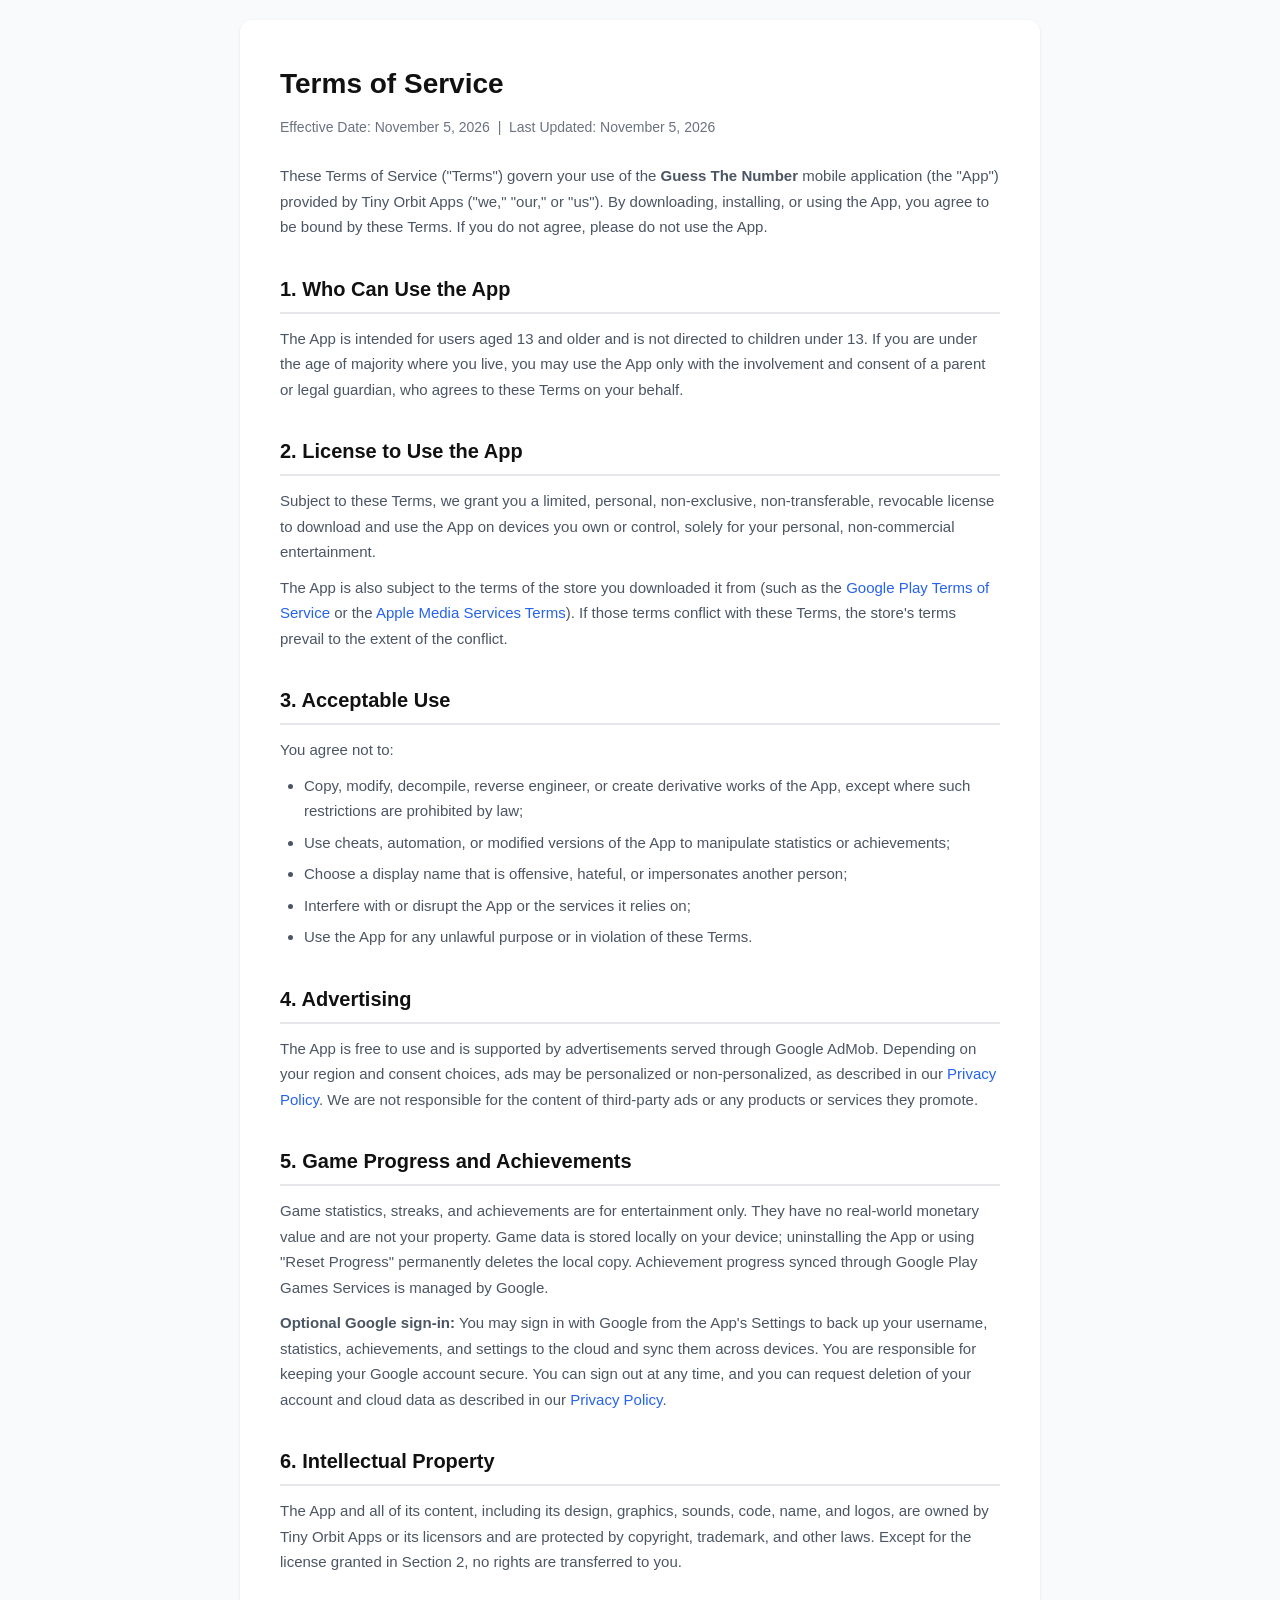
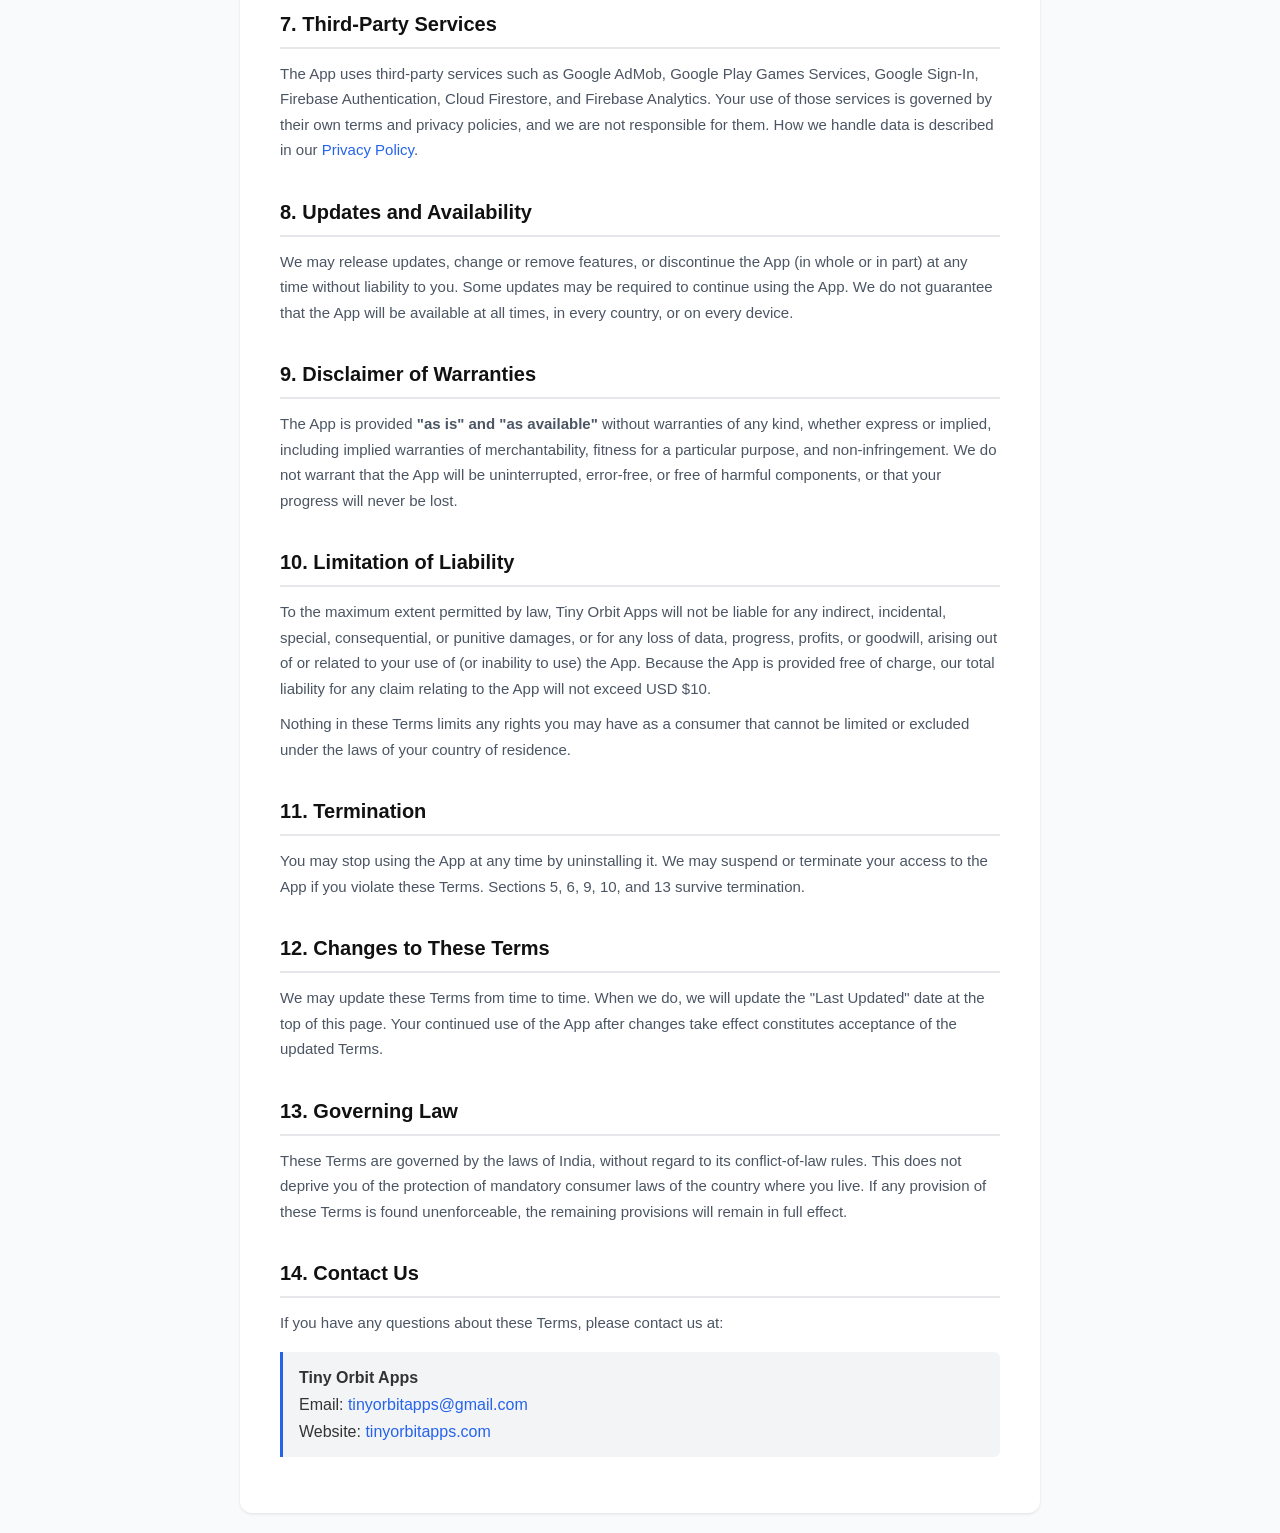
<file: guess-the-number-terms.html>
<!DOCTYPE html>
<html lang="en">
<head>
    <meta charset="UTF-8">
    <meta name="viewport" content="width=device-width, initial-scale=1.0">
    <title>Terms of Service - Guess The Number</title>
    <style>
        * { margin: 0; padding: 0; box-sizing: border-box; }
        body {
            font-family: -apple-system, BlinkMacSystemFont, 'Segoe UI', Roboto, Oxygen, sans-serif;
            line-height: 1.7;
            color: #333;
            background: #f9fafb;
            padding: 20px;
        }
        .container {
            max-width: 800px;
            margin: 0 auto;
            background: #fff;
            padding: 40px;
            border-radius: 12px;
            box-shadow: 0 1px 3px rgba(0,0,0,0.1);
        }
        h1 {
            font-size: 28px;
            color: #111;
            margin-bottom: 8px;
        }
        h2 {
            font-size: 20px;
            color: #111;
            margin-top: 32px;
            margin-bottom: 12px;
            padding-bottom: 6px;
            border-bottom: 2px solid #e5e7eb;
        }
        p, li {
            font-size: 15px;
            color: #4b5563;
            margin-bottom: 10px;
        }
        ul {
            padding-left: 24px;
            margin-bottom: 12px;
        }
        li { margin-bottom: 6px; }
        .effective-date {
            color: #6b7280;
            font-size: 14px;
            margin-bottom: 24px;
        }
        a { color: #2563eb; text-decoration: none; }
        a:hover { text-decoration: underline; }
        .highlight {
            background: #f3f4f6;
            border-left: 3px solid #2563eb;
            padding: 12px 16px;
            margin: 16px 0;
            border-radius: 0 6px 6px 0;
        }
        @media (max-width: 600px) {
            body { padding: 12px; }
            .container { padding: 24px 16px; }
        }
    </style>
</head>
<body>
<div class="container">

<h1>Terms of Service</h1>
<p class="effective-date">Effective Date: November 5, 2026 &nbsp;|&nbsp; Last Updated: November 5, 2026</p>

<p>These Terms of Service ("Terms") govern your use of the <strong>Guess The Number</strong> mobile application (the "App") provided by Tiny Orbit Apps ("we," "our," or "us"). By downloading, installing, or using the App, you agree to be bound by these Terms. If you do not agree, please do not use the App.</p>

<h2>1. Who Can Use the App</h2>
<p>The App is intended for users aged 13 and older and is not directed to children under 13. If you are under the age of majority where you live, you may use the App only with the involvement and consent of a parent or legal guardian, who agrees to these Terms on your behalf.</p>

<h2>2. License to Use the App</h2>
<p>Subject to these Terms, we grant you a limited, personal, non-exclusive, non-transferable, revocable license to download and use the App on devices you own or control, solely for your personal, non-commercial entertainment.</p>
<p>The App is also subject to the terms of the store you downloaded it from (such as the <a href="https://play.google.com/about/play-terms/" target="_blank">Google Play Terms of Service</a> or the <a href="https://www.apple.com/legal/internet-services/itunes/" target="_blank">Apple Media Services Terms</a>). If those terms conflict with these Terms, the store's terms prevail to the extent of the conflict.</p>

<h2>3. Acceptable Use</h2>
<p>You agree not to:</p>
<ul>
    <li>Copy, modify, decompile, reverse engineer, or create derivative works of the App, except where such restrictions are prohibited by law;</li>
    <li>Use cheats, automation, or modified versions of the App to manipulate statistics or achievements;</li>
    <li>Choose a display name that is offensive, hateful, or impersonates another person;</li>
    <li>Interfere with or disrupt the App or the services it relies on;</li>
    <li>Use the App for any unlawful purpose or in violation of these Terms.</li>
</ul>

<h2>4. Advertising</h2>
<p>The App is free to use and is supported by advertisements served through Google AdMob. Depending on your region and consent choices, ads may be personalized or non-personalized, as described in our <a href="guess-the-number.html">Privacy Policy</a>. We are not responsible for the content of third-party ads or any products or services they promote.</p>

<h2>5. Game Progress and Achievements</h2>
<p>Game statistics, streaks, and achievements are for entertainment only. They have no real-world monetary value and are not your property. Game data is stored locally on your device; uninstalling the App or using "Reset Progress" permanently deletes the local copy. Achievement progress synced through Google Play Games Services is managed by Google.</p>
<p><strong>Optional Google sign-in:</strong> You may sign in with Google from the App's Settings to back up your username, statistics, achievements, and settings to the cloud and sync them across devices. You are responsible for keeping your Google account secure. You can sign out at any time, and you can request deletion of your account and cloud data as described in our <a href="guess-the-number.html#delete-account">Privacy Policy</a>.</p>

<h2>6. Intellectual Property</h2>
<p>The App and all of its content, including its design, graphics, sounds, code, name, and logos, are owned by Tiny Orbit Apps or its licensors and are protected by copyright, trademark, and other laws. Except for the license granted in Section 2, no rights are transferred to you.</p>

<h2>7. Third-Party Services</h2>
<p>The App uses third-party services such as Google AdMob, Google Play Games Services, Google Sign-In, Firebase Authentication, Cloud Firestore, and Firebase Analytics. Your use of those services is governed by their own terms and privacy policies, and we are not responsible for them. How we handle data is described in our <a href="guess-the-number.html">Privacy Policy</a>.</p>

<h2>8. Updates and Availability</h2>
<p>We may release updates, change or remove features, or discontinue the App (in whole or in part) at any time without liability to you. Some updates may be required to continue using the App. We do not guarantee that the App will be available at all times, in every country, or on every device.</p>

<h2>9. Disclaimer of Warranties</h2>
<p>The App is provided <strong>"as is" and "as available"</strong> without warranties of any kind, whether express or implied, including implied warranties of merchantability, fitness for a particular purpose, and non-infringement. We do not warrant that the App will be uninterrupted, error-free, or free of harmful components, or that your progress will never be lost.</p>

<h2>10. Limitation of Liability</h2>
<p>To the maximum extent permitted by law, Tiny Orbit Apps will not be liable for any indirect, incidental, special, consequential, or punitive damages, or for any loss of data, progress, profits, or goodwill, arising out of or related to your use of (or inability to use) the App. Because the App is provided free of charge, our total liability for any claim relating to the App will not exceed USD $10.</p>
<p>Nothing in these Terms limits any rights you may have as a consumer that cannot be limited or excluded under the laws of your country of residence.</p>

<h2>11. Termination</h2>
<p>You may stop using the App at any time by uninstalling it. We may suspend or terminate your access to the App if you violate these Terms. Sections 5, 6, 9, 10, and 13 survive termination.</p>

<h2>12. Changes to These Terms</h2>
<p>We may update these Terms from time to time. When we do, we will update the "Last Updated" date at the top of this page. Your continued use of the App after changes take effect constitutes acceptance of the updated Terms.</p>

<h2>13. Governing Law</h2>
<p>These Terms are governed by the laws of India, without regard to its conflict-of-law rules. This does not deprive you of the protection of mandatory consumer laws of the country where you live. If any provision of these Terms is found unenforceable, the remaining provisions will remain in full effect.</p>

<h2>14. Contact Us</h2>
<p>If you have any questions about these Terms, please contact us at:</p>

<div class="highlight">
    <strong>Tiny Orbit Apps</strong><br>
    Email: <a href="mailto:tinyorbitapps@gmail.com">tinyorbitapps@gmail.com</a><br>
    Website: <a href="https://tinyorbitapps.com/">tinyorbitapps.com</a>
</div>

</div>
</body>
</html>
</file>
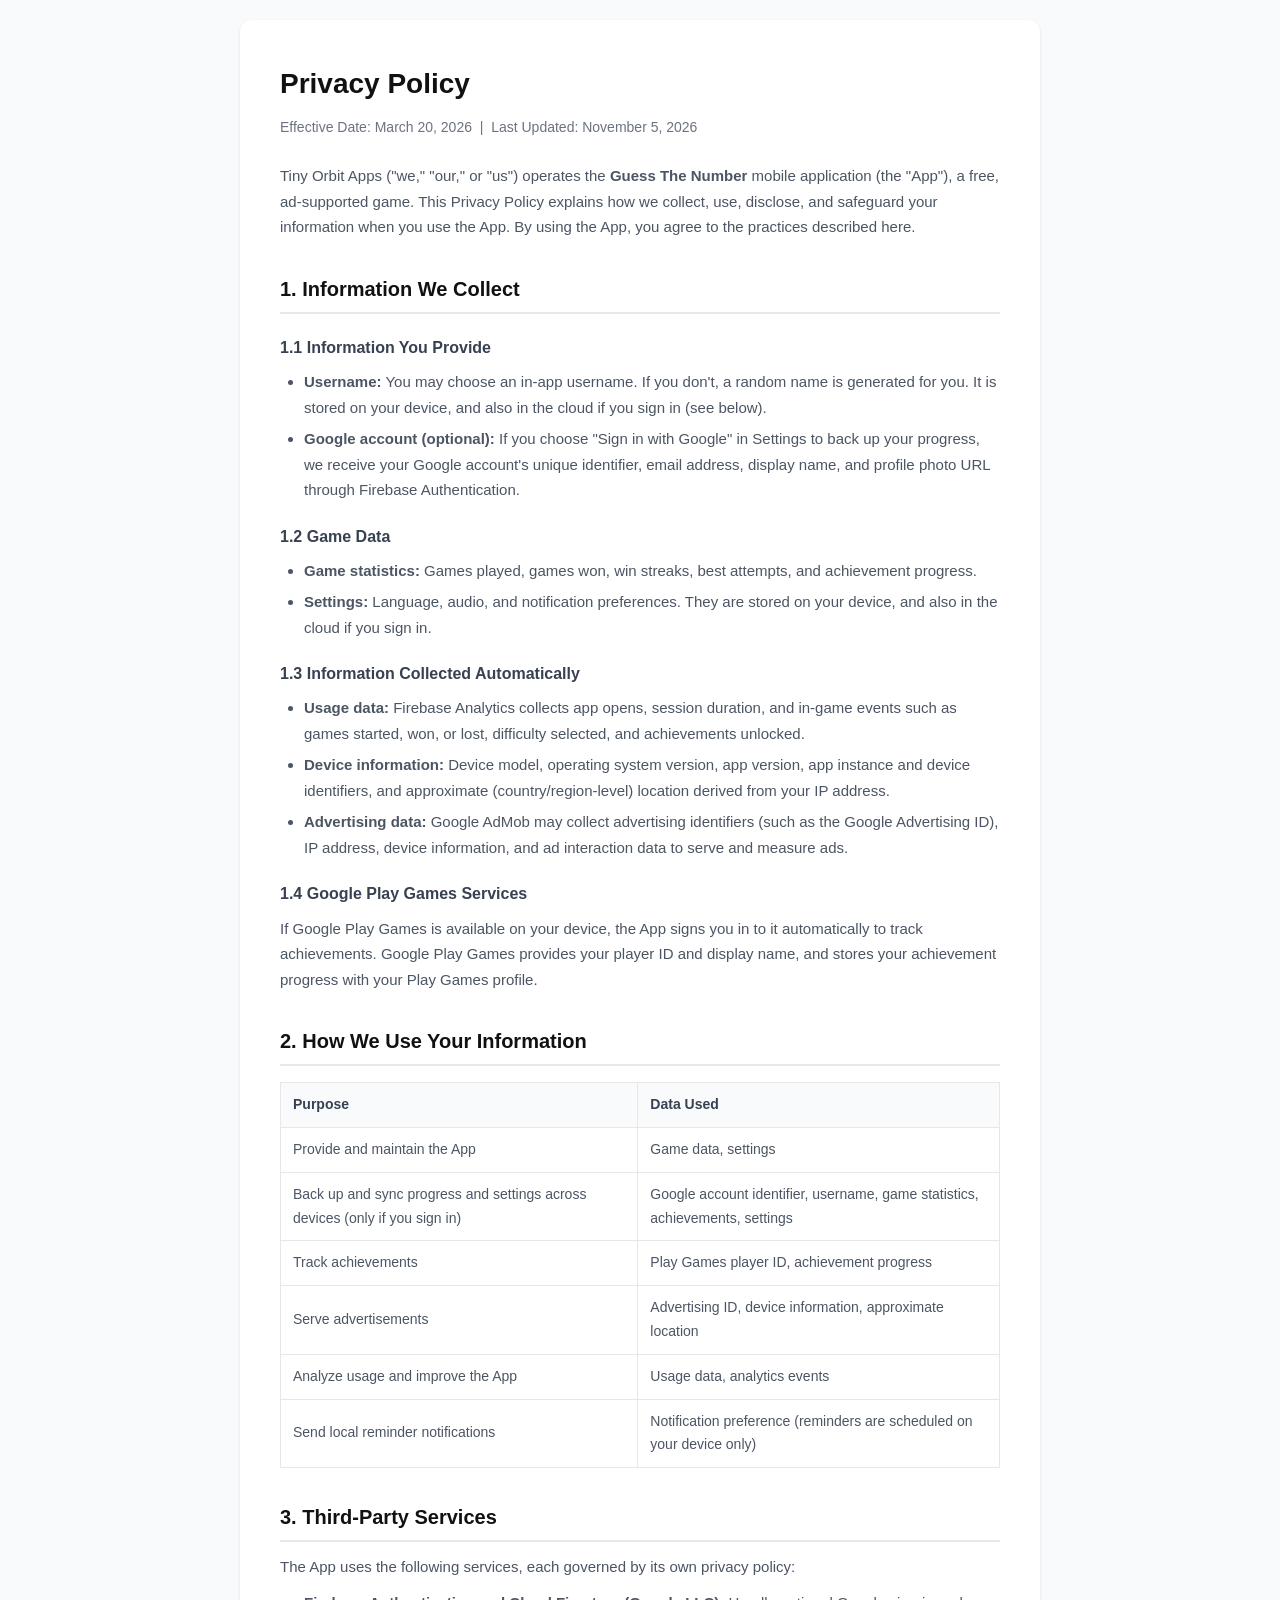
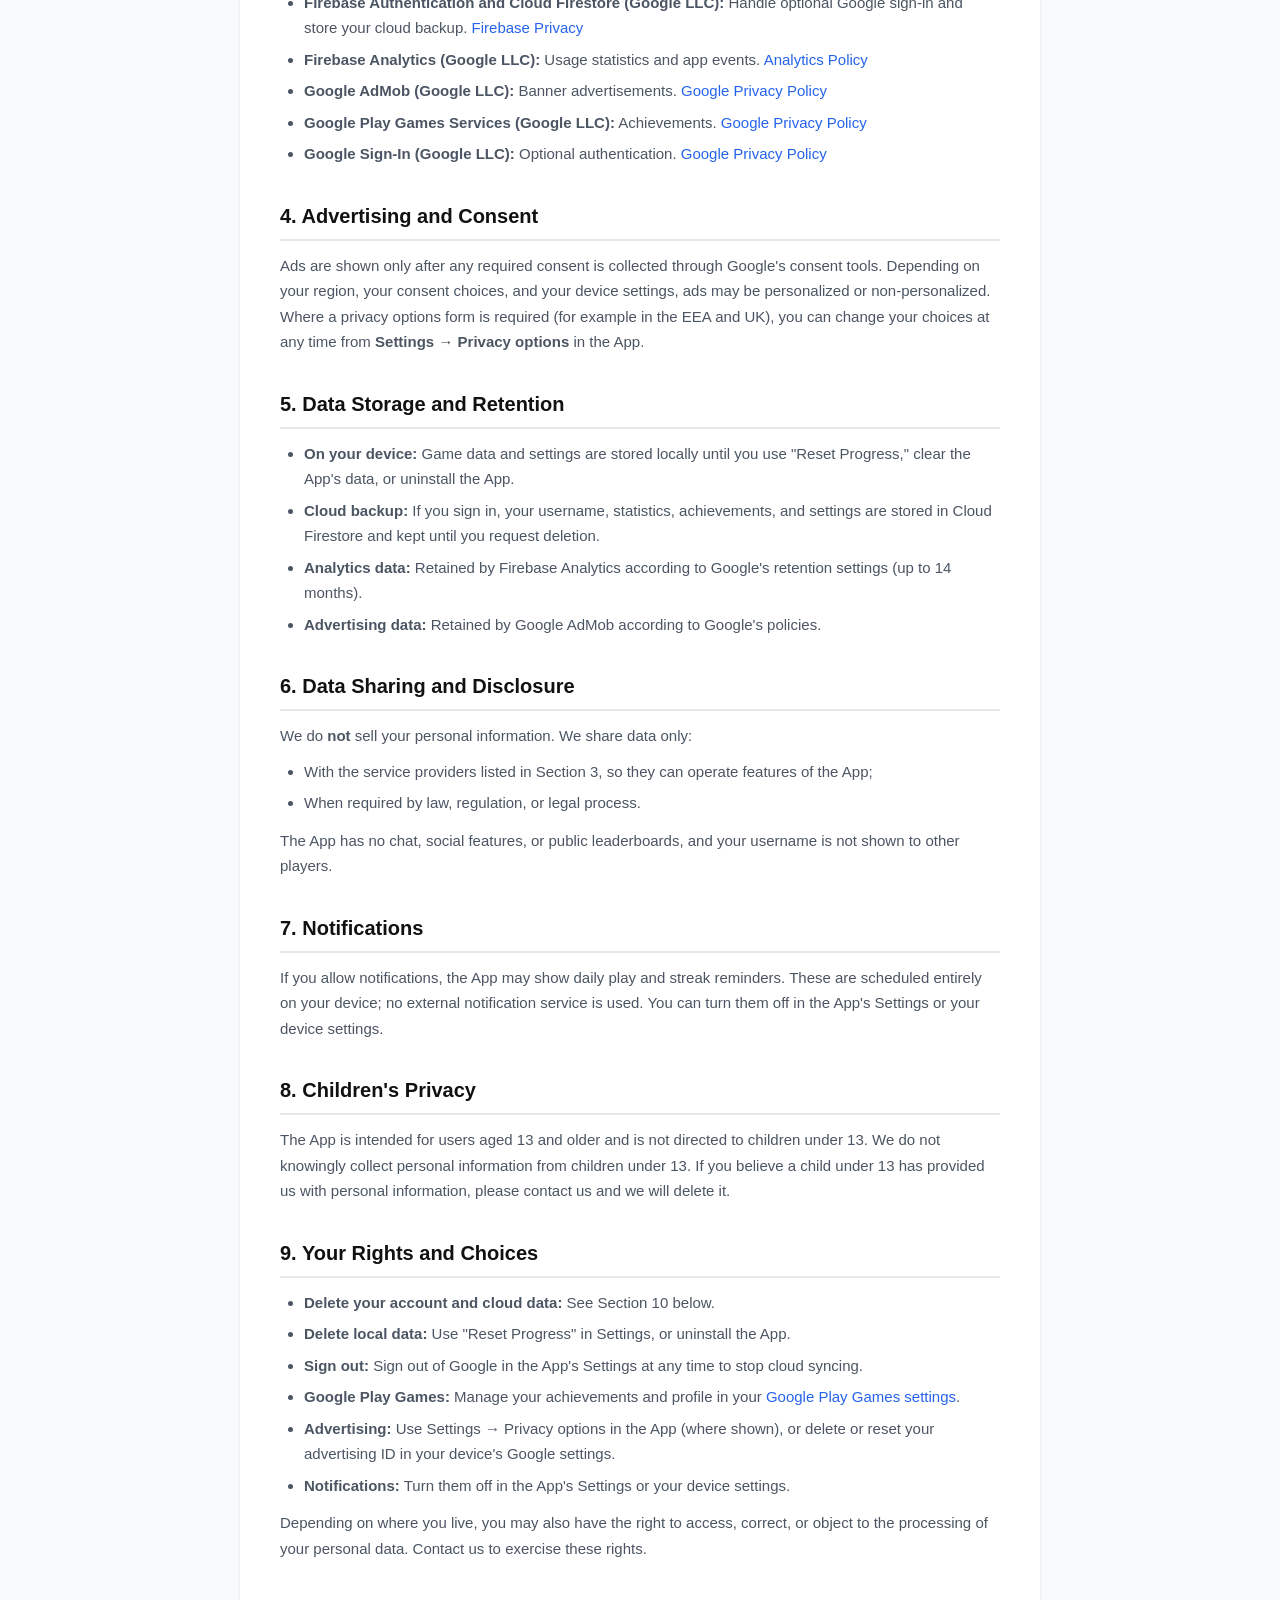
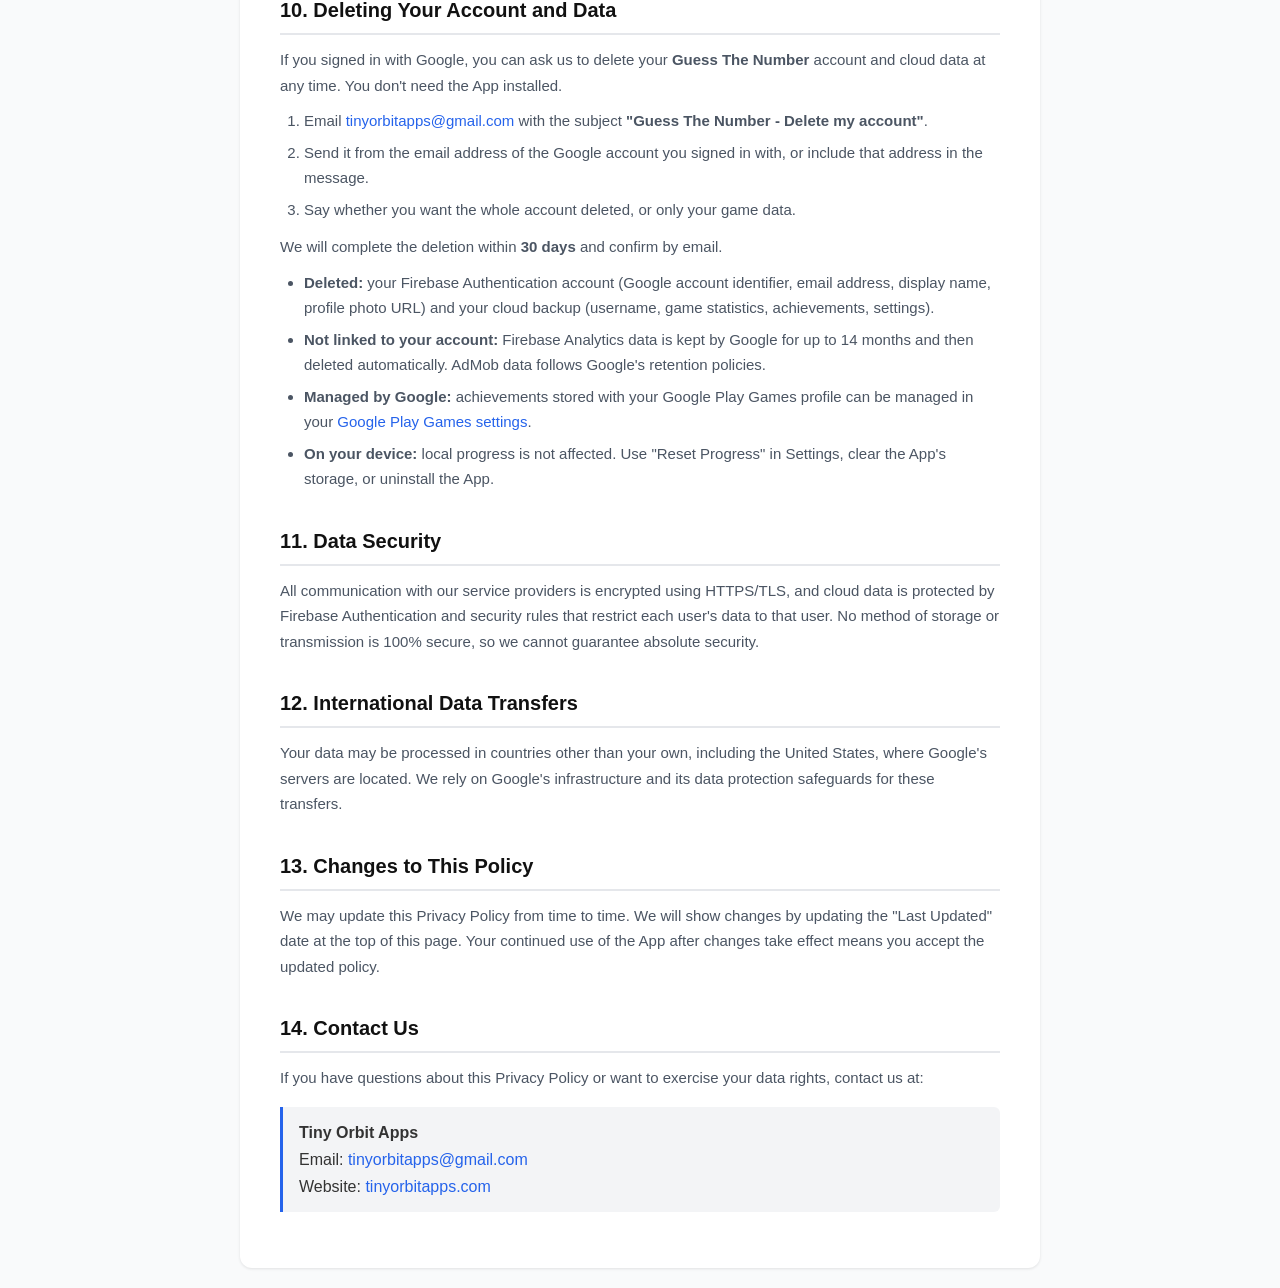
<file: guess-the-number.html>
<!DOCTYPE html>
<html lang="en">
<head>
    <meta charset="UTF-8">
    <meta name="viewport" content="width=device-width, initial-scale=1.0">
    <title>Privacy Policy - Guess The Number</title>
    <style>
        * { margin: 0; padding: 0; box-sizing: border-box; }
        body {
            font-family: -apple-system, BlinkMacSystemFont, 'Segoe UI', Roboto, Oxygen, sans-serif;
            line-height: 1.7;
            color: #333;
            background: #f9fafb;
            padding: 20px;
        }
        .container {
            max-width: 800px;
            margin: 0 auto;
            background: #fff;
            padding: 40px;
            border-radius: 12px;
            box-shadow: 0 1px 3px rgba(0,0,0,0.1);
        }
        h1 { font-size: 28px; color: #111; margin-bottom: 8px; }
        h2 {
            font-size: 20px;
            color: #111;
            margin-top: 32px;
            margin-bottom: 12px;
            padding-bottom: 6px;
            border-bottom: 2px solid #e5e7eb;
        }
        h3 { font-size: 16px; color: #374151; margin-top: 20px; margin-bottom: 8px; }
        p, li { font-size: 15px; color: #4b5563; margin-bottom: 10px; }
        ul { padding-left: 24px; margin-bottom: 12px; }
        li { margin-bottom: 6px; }
        .effective-date { color: #6b7280; font-size: 14px; margin-bottom: 24px; }
        a { color: #2563eb; text-decoration: none; }
        a:hover { text-decoration: underline; }
        .highlight {
            background: #f3f4f6;
            border-left: 3px solid #2563eb;
            padding: 12px 16px;
            margin: 16px 0;
            border-radius: 0 6px 6px 0;
        }
        table { width: 100%; border-collapse: collapse; margin: 16px 0; font-size: 14px; }
        th, td { text-align: left; padding: 10px 12px; border: 1px solid #e5e7eb; }
        th { background: #f9fafb; font-weight: 600; color: #374151; }
        td { color: #4b5563; }
        @media (max-width: 600px) {
            body { padding: 12px; }
            .container { padding: 24px 16px; }
        }
    </style>
</head>
<body>
<div class="container">

<h1>Privacy Policy</h1>
<p class="effective-date">Effective Date: March 20, 2026 &nbsp;|&nbsp; Last Updated: November 5, 2026</p>

<p>Tiny Orbit Apps ("we," "our," or "us") operates the <strong>Guess The Number</strong> mobile application (the "App"), a free, ad-supported game. This Privacy Policy explains how we collect, use, disclose, and safeguard your information when you use the App. By using the App, you agree to the practices described here.</p>

<h2>1. Information We Collect</h2>

<h3>1.1 Information You Provide</h3>
<ul>
    <li><strong>Username:</strong> You may choose an in-app username. If you don't, a random name is generated for you. It is stored on your device, and also in the cloud if you sign in (see below).</li>
    <li><strong>Google account (optional):</strong> If you choose "Sign in with Google" in Settings to back up your progress, we receive your Google account's unique identifier, email address, display name, and profile photo URL through Firebase Authentication.</li>
</ul>

<h3>1.2 Game Data</h3>
<ul>
    <li><strong>Game statistics:</strong> Games played, games won, win streaks, best attempts, and achievement progress.</li>
    <li><strong>Settings:</strong> Language, audio, and notification preferences. They are stored on your device, and also in the cloud if you sign in.</li>
</ul>

<h3>1.3 Information Collected Automatically</h3>
<ul>
    <li><strong>Usage data:</strong> Firebase Analytics collects app opens, session duration, and in-game events such as games started, won, or lost, difficulty selected, and achievements unlocked.</li>
    <li><strong>Device information:</strong> Device model, operating system version, app version, app instance and device identifiers, and approximate (country/region-level) location derived from your IP address.</li>
    <li><strong>Advertising data:</strong> Google AdMob may collect advertising identifiers (such as the Google Advertising ID), IP address, device information, and ad interaction data to serve and measure ads.</li>
</ul>

<h3>1.4 Google Play Games Services</h3>
<p>If Google Play Games is available on your device, the App signs you in to it automatically to track achievements. Google Play Games provides your player ID and display name, and stores your achievement progress with your Play Games profile.</p>

<h2>2. How We Use Your Information</h2>

<table>
    <tr><th>Purpose</th><th>Data Used</th></tr>
    <tr><td>Provide and maintain the App</td><td>Game data, settings</td></tr>
    <tr><td>Back up and sync progress and settings across devices (only if you sign in)</td><td>Google account identifier, username, game statistics, achievements, settings</td></tr>
    <tr><td>Track achievements</td><td>Play Games player ID, achievement progress</td></tr>
    <tr><td>Serve advertisements</td><td>Advertising ID, device information, approximate location</td></tr>
    <tr><td>Analyze usage and improve the App</td><td>Usage data, analytics events</td></tr>
    <tr><td>Send local reminder notifications</td><td>Notification preference (reminders are scheduled on your device only)</td></tr>
</table>

<h2>3. Third-Party Services</h2>
<p>The App uses the following services, each governed by its own privacy policy:</p>
<ul>
    <li><strong>Firebase Authentication and Cloud Firestore (Google LLC):</strong> Handle optional Google sign-in and store your cloud backup. <a href="https://firebase.google.com/support/privacy" target="_blank">Firebase Privacy</a></li>
    <li><strong>Firebase Analytics (Google LLC):</strong> Usage statistics and app events. <a href="https://firebase.google.com/policies/analytics" target="_blank">Analytics Policy</a></li>
    <li><strong>Google AdMob (Google LLC):</strong> Banner advertisements. <a href="https://policies.google.com/privacy" target="_blank">Google Privacy Policy</a></li>
    <li><strong>Google Play Games Services (Google LLC):</strong> Achievements. <a href="https://policies.google.com/privacy" target="_blank">Google Privacy Policy</a></li>
    <li><strong>Google Sign-In (Google LLC):</strong> Optional authentication. <a href="https://policies.google.com/privacy" target="_blank">Google Privacy Policy</a></li>
</ul>

<h2>4. Advertising and Consent</h2>
<p>Ads are shown only after any required consent is collected through Google's consent tools. Depending on your region, your consent choices, and your device settings, ads may be personalized or non-personalized. Where a privacy options form is required (for example in the EEA and UK), you can change your choices at any time from <strong>Settings &rarr; Privacy options</strong> in the App.</p>

<h2>5. Data Storage and Retention</h2>
<ul>
    <li><strong>On your device:</strong> Game data and settings are stored locally until you use "Reset Progress," clear the App's data, or uninstall the App.</li>
    <li><strong>Cloud backup:</strong> If you sign in, your username, statistics, achievements, and settings are stored in Cloud Firestore and kept until you request deletion.</li>
    <li><strong>Analytics data:</strong> Retained by Firebase Analytics according to Google's retention settings (up to 14 months).</li>
    <li><strong>Advertising data:</strong> Retained by Google AdMob according to Google's policies.</li>
</ul>

<h2>6. Data Sharing and Disclosure</h2>
<p>We do <strong>not</strong> sell your personal information. We share data only:</p>
<ul>
    <li>With the service providers listed in Section 3, so they can operate features of the App;</li>
    <li>When required by law, regulation, or legal process.</li>
</ul>
<p>The App has no chat, social features, or public leaderboards, and your username is not shown to other players.</p>

<h2>7. Notifications</h2>
<p>If you allow notifications, the App may show daily play and streak reminders. These are scheduled entirely on your device; no external notification service is used. You can turn them off in the App's Settings or your device settings.</p>

<h2>8. Children's Privacy</h2>
<p>The App is intended for users aged 13 and older and is not directed to children under 13. We do not knowingly collect personal information from children under 13. If you believe a child under 13 has provided us with personal information, please contact us and we will delete it.</p>

<h2>9. Your Rights and Choices</h2>
<ul>
    <li><strong>Delete your account and cloud data:</strong> See Section 10 below.</li>
    <li><strong>Delete local data:</strong> Use "Reset Progress" in Settings, or uninstall the App.</li>
    <li><strong>Sign out:</strong> Sign out of Google in the App's Settings at any time to stop cloud syncing.</li>
    <li><strong>Google Play Games:</strong> Manage your achievements and profile in your <a href="https://play.google.com/games/profile" target="_blank">Google Play Games settings</a>.</li>
    <li><strong>Advertising:</strong> Use Settings &rarr; Privacy options in the App (where shown), or delete or reset your advertising ID in your device's Google settings.</li>
    <li><strong>Notifications:</strong> Turn them off in the App's Settings or your device settings.</li>
</ul>
<p>Depending on where you live, you may also have the right to access, correct, or object to the processing of your personal data. Contact us to exercise these rights.</p>

<h2 id="delete-account">10. Deleting Your Account and Data</h2>
<p>If you signed in with Google, you can ask us to delete your <strong>Guess The Number</strong> account and cloud data at any time. You don't need the App installed.</p>
<ol style="padding-left: 24px; margin-bottom: 12px;">
    <li>Email <a href="mailto:tinyorbitapps@gmail.com?subject=Guess%20The%20Number%20-%20Delete%20my%20account">tinyorbitapps@gmail.com</a> with the subject <strong>"Guess The Number - Delete my account"</strong>.</li>
    <li>Send it from the email address of the Google account you signed in with, or include that address in the message.</li>
    <li>Say whether you want the whole account deleted, or only your game data.</li>
</ol>
<p>We will complete the deletion within <strong>30 days</strong> and confirm by email.</p>
<ul>
    <li><strong>Deleted:</strong> your Firebase Authentication account (Google account identifier, email address, display name, profile photo URL) and your cloud backup (username, game statistics, achievements, settings).</li>
    <li><strong>Not linked to your account:</strong> Firebase Analytics data is kept by Google for up to 14 months and then deleted automatically. AdMob data follows Google's retention policies.</li>
    <li><strong>Managed by Google:</strong> achievements stored with your Google Play Games profile can be managed in your <a href="https://play.google.com/games/profile" target="_blank">Google Play Games settings</a>.</li>
    <li><strong>On your device:</strong> local progress is not affected. Use "Reset Progress" in Settings, clear the App's storage, or uninstall the App.</li>
</ul>

<h2>11. Data Security</h2>
<p>All communication with our service providers is encrypted using HTTPS/TLS, and cloud data is protected by Firebase Authentication and security rules that restrict each user's data to that user. No method of storage or transmission is 100% secure, so we cannot guarantee absolute security.</p>

<h2>12. International Data Transfers</h2>
<p>Your data may be processed in countries other than your own, including the United States, where Google's servers are located. We rely on Google's infrastructure and its data protection safeguards for these transfers.</p>

<h2>13. Changes to This Policy</h2>
<p>We may update this Privacy Policy from time to time. We will show changes by updating the "Last Updated" date at the top of this page. Your continued use of the App after changes take effect means you accept the updated policy.</p>

<h2>14. Contact Us</h2>
<p>If you have questions about this Privacy Policy or want to exercise your data rights, contact us at:</p>

<div class="highlight">
    <strong>Tiny Orbit Apps</strong><br>
    Email: <a href="mailto:tinyorbitapps@gmail.com">tinyorbitapps@gmail.com</a><br>
    Website: <a href="https://tinyorbitapps.com/">tinyorbitapps.com</a>
</div>

</div>
</body>
</html>
</file>
